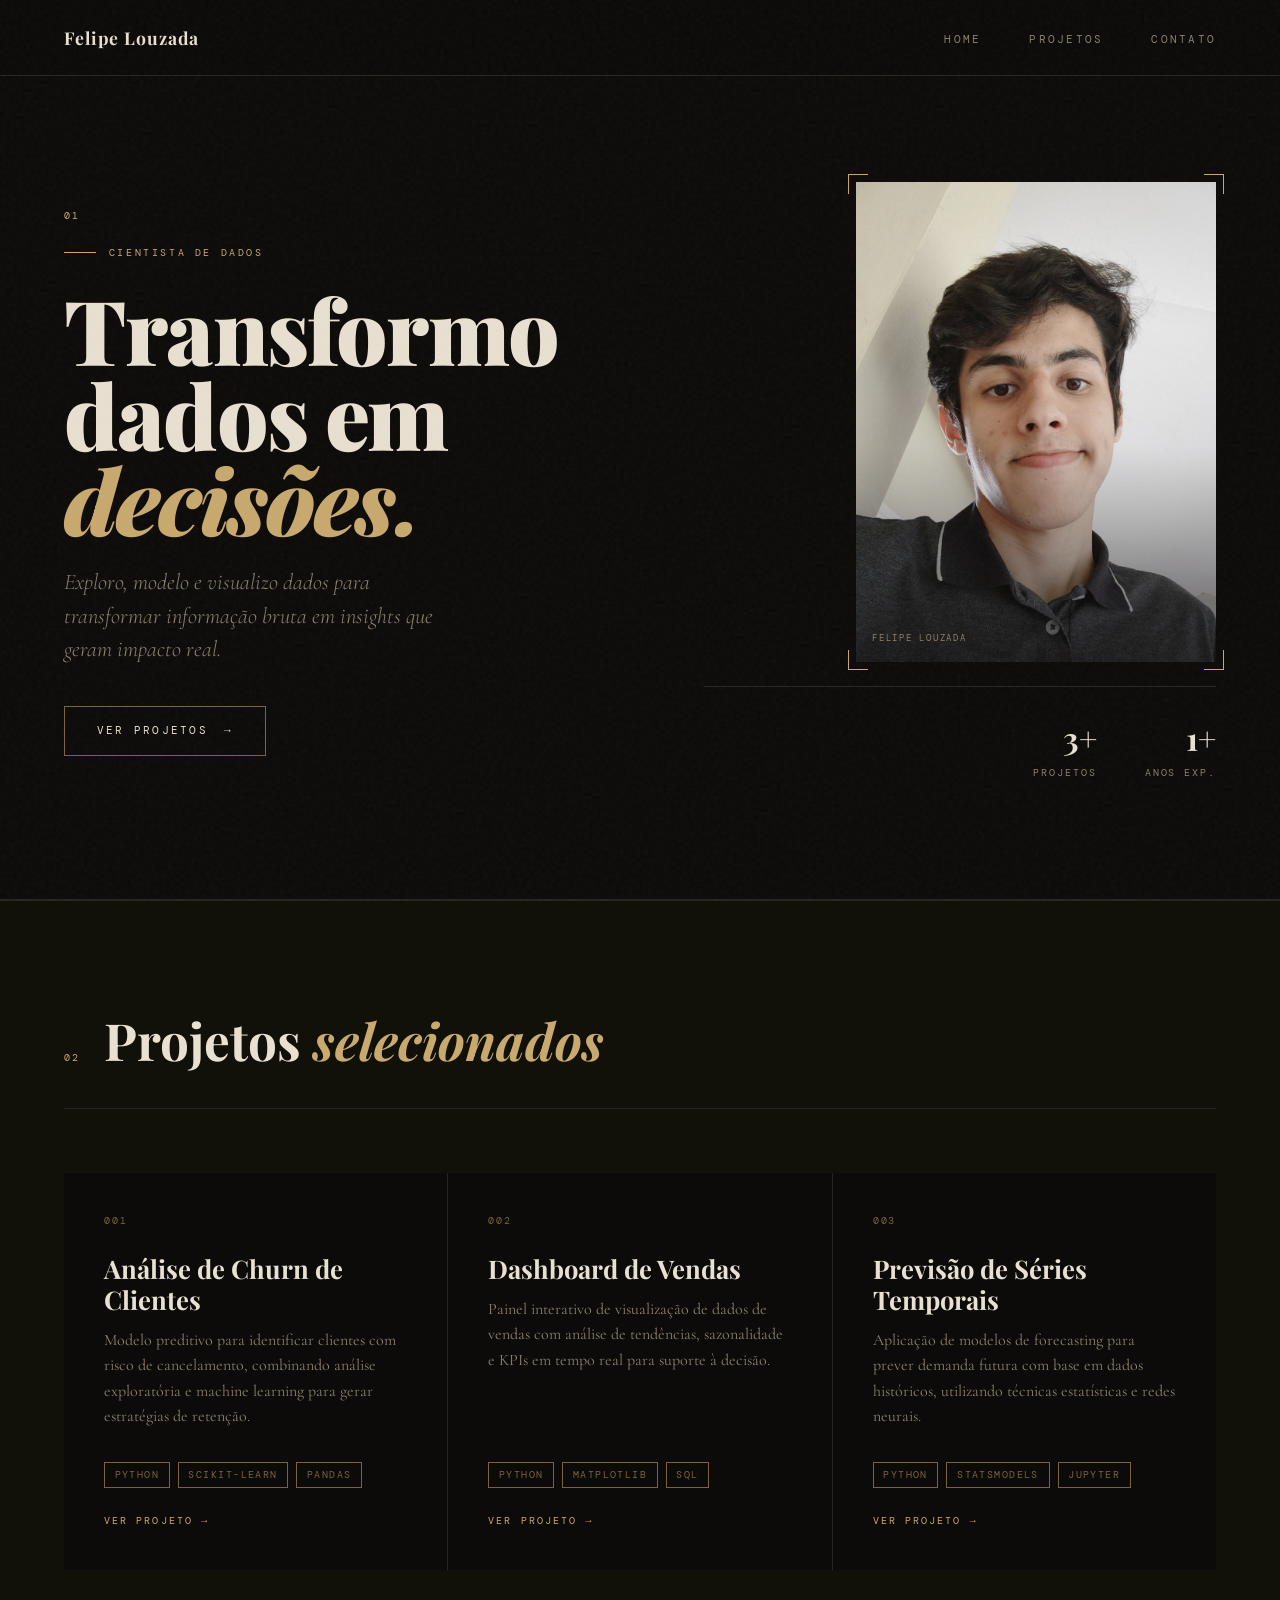
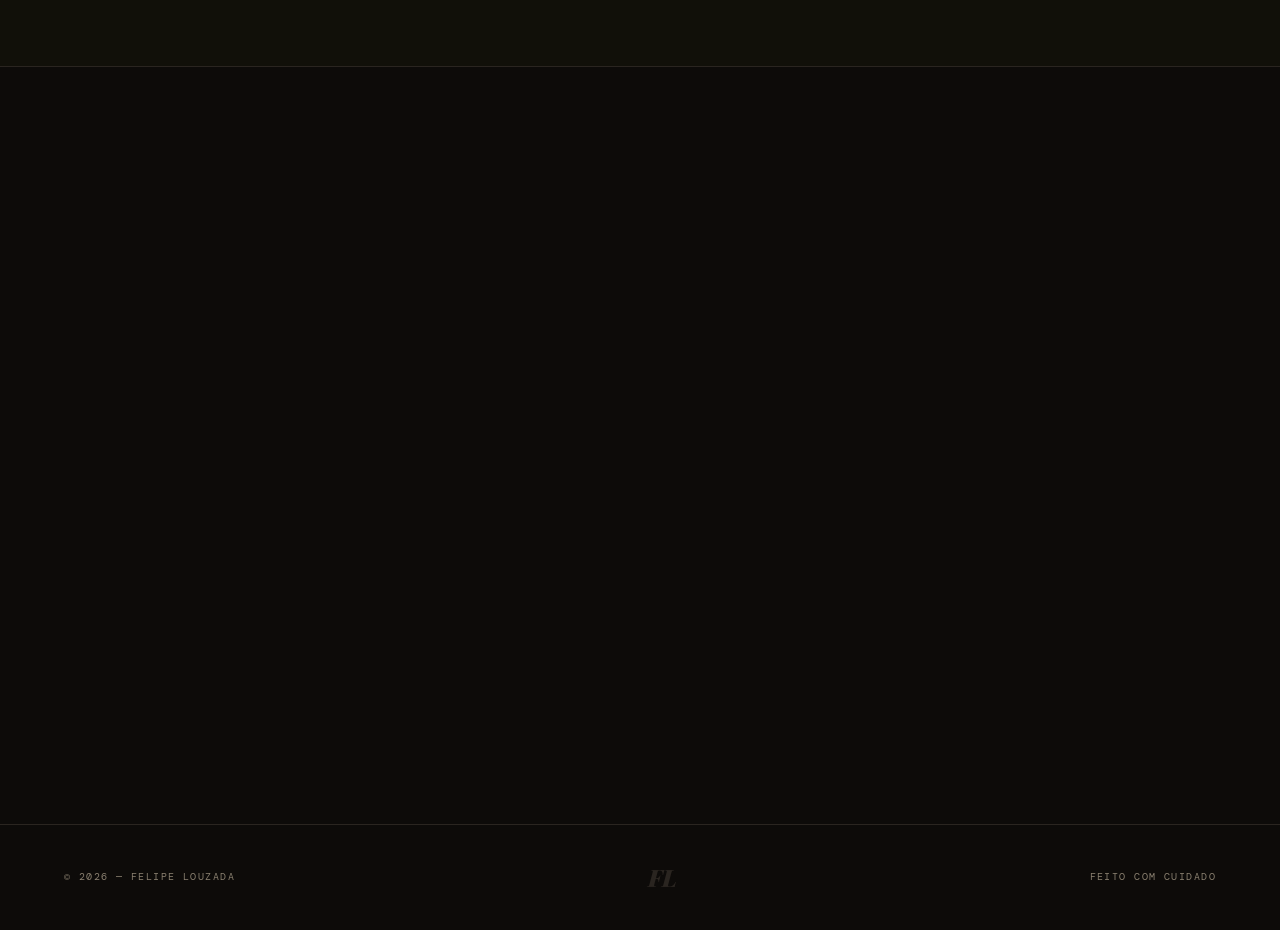
<file: index.html>
<!DOCTYPE html>
<html lang="pt-BR">
<head>
  <meta charset="UTF-8" />
  <meta name="viewport" content="width=device-width, initial-scale=1.0" />
  <title>Felipe Louzada — Cientista de Dados</title>
  <meta name="description" content="Felipe Louzada — Cientista de Dados especializado em análise exploratória, machine learning e visualização de dados." />

  <!--Meu Ícone-->
  <link rel="icon" type="image/svg+xml" href="data:image/svg+xml,<svg xmlns='http://www.w3.org/2000/svg' viewBox='0 0 64 64'><rect width='64' height='64' fill='%230d0b09'/><text x='50%25' y='54%25' dominant-baseline='middle' text-anchor='middle' font-family='Georgia,serif' font-size='28' font-weight='bold' fill='%23c8a96e'>FL</text></svg>" />

  <link rel="preconnect" href="https://fonts.googleapis.com" />
  <link rel="preconnect" href="https://fonts.gstatic.com" crossorigin />
  <link href="https://fonts.googleapis.com/css2?family=Playfair+Display:ital,wght@0,400;0,700;0,900;1,400;1,700&family=Cormorant+Garamond:ital,wght@0,300;0,400;0,600;1,300;1,400&family=DM+Mono:wght@300;400&display=swap" rel="stylesheet" />
  <style>
    :root {
      --bg: #0d0b09; --paper: #111009; --ink: #e8e0d0;
      --ink-muted: #8a8070; --accent: #c8a96e;
      --accent-dim: #7a6340; --rule: #2a2520;
    }
    *, *::before, *::after { box-sizing: border-box; margin: 0; padding: 0; }
    html { scroll-behavior: smooth; }
    body {
      background: var(--bg); color: var(--ink);
      font-family: 'Cormorant Garamond', serif;
      font-size: 18px; line-height: 1.7;
      overflow-x: hidden; cursor: auto;
    }
    body::before {
      content: ''; position: fixed; inset: 0;
      background-image: url("data:image/svg+xml,%3Csvg viewBox='0 0 256 256' xmlns='http://www.w3.org/2000/svg'%3E%3Cfilter id='n'%3E%3CfeTurbulence type='fractalNoise' baseFrequency='0.9' numOctaves='4' stitchTiles='stitch'/%3E%3C/filter%3E%3Crect width='100%25' height='100%25' filter='url(%23n)' opacity='1'/%3E%3C/svg%3E");
      opacity: 0.035; pointer-events: none; z-index: 1000;
    }
    nav {
      position: fixed; top: 0; width: 100%; z-index: 100;
      display: flex; justify-content: space-between; align-items: center;
      padding: 1.4rem 4rem; border-bottom: 1px solid var(--rule);
      background: rgba(13,11,9,0.88); backdrop-filter: blur(8px);
    }
    .nav-logo {
      font-family: 'Playfair Display', serif;
      font-size: 1.1rem; font-weight: 700; letter-spacing: 0.05em;
      color: var(--ink); text-decoration: none;
    }
    .nav-links { display: flex; gap: 3rem; list-style: none; }
    .nav-links a {
      font-family: 'DM Mono', monospace; font-size: 0.7rem;
      letter-spacing: 0.2em; text-transform: uppercase;
      color: var(--ink-muted); text-decoration: none; transition: color 0.3s;
    }
    .nav-links a:hover { color: var(--accent); }
    #home {
      min-height: 100vh;
      display: grid; grid-template-columns: 1fr 1fr;
      align-items: center; padding: 8rem 4rem 4rem;
      border-bottom: 1px solid var(--rule);
      position: relative; overflow: hidden;
    }
    .hero-section-num {
      font-family: 'DM Mono', monospace; font-size: 0.65rem;
      color: var(--accent); letter-spacing: 0.2em;
      margin-bottom: 1.2rem;
    }
    .hero-tag {
      font-family: 'DM Mono', monospace; font-size: 0.65rem;
      letter-spacing: 0.25em; text-transform: uppercase;
      color: var(--accent); margin-bottom: 1.5rem;
      display: flex; align-items: center; gap: 0.8rem;
    }
    .hero-tag::before { content: ''; display: inline-block; width: 2rem; height: 1px; background: var(--accent); }
    .hero-title {
      font-family: 'Playfair Display', serif;
      font-size: clamp(3.5rem, 7vw, 6.5rem);
      font-weight: 900; line-height: 0.95; letter-spacing: -0.02em;
      color: var(--ink); margin-bottom: 0.3rem;
    }
    .hero-title em { font-style: italic; color: var(--accent); }
    .hero-subtitle {
      font-family: 'Cormorant Garamond', serif;
      font-size: 1.4rem; font-style: italic; font-weight: 300;
      color: var(--ink-muted); margin-top: 1.5rem; margin-bottom: 2.5rem;
      max-width: 38ch; line-height: 1.5;
    }
    .hero-cta {
      display: inline-flex; align-items: center; gap: 1rem;
      font-family: 'DM Mono', monospace; font-size: 0.7rem;
      letter-spacing: 0.2em; text-transform: uppercase;
      color: var(--ink); text-decoration: none;
      border: 1px solid var(--accent-dim); padding: 0.9rem 2rem;
      transition: all 0.3s; position: relative; overflow: hidden;
    }
    .hero-cta::before {
      content: ''; position: absolute; inset: 0;
      background: var(--accent); transform: scaleX(0);
      transform-origin: left; transition: transform 0.35s ease;
    }
    .hero-cta:hover::before { transform: scaleX(1); }
    .hero-cta span { position: relative; z-index: 1; }
    .hero-cta:hover { color: var(--bg); border-color: var(--accent); }
    .hero-right {
      display: flex; flex-direction: column;
      align-items: flex-end; gap: 1.5rem; padding-left: 4rem;
    }
    .hero-photo-wrap {
      position: relative; width: 100%; max-width: 360px;
      animation: fadeIn 1.2s ease 0.4s forwards; opacity: 0;
    }
    .hero-photo-wrap::before, .hero-photo-wrap::after {
      content: ''; position: absolute;
      width: 20px; height: 20px;
      border-color: var(--accent); border-style: solid; z-index: 2;
    }
    .hero-photo-wrap::before { top: -8px; left: -8px; border-width: 1px 0 0 1px; }
    .hero-photo-wrap::after  { bottom: -8px; right: -8px; border-width: 0 1px 1px 0; }
    .corner-tr, .corner-bl {
      position: absolute; width: 20px; height: 20px;
      border-color: var(--accent); border-style: solid; z-index: 2;
    }
    .corner-tr { top: -8px; right: -8px; border-width: 1px 1px 0 0; }
    .corner-bl { bottom: -8px; left: -8px; border-width: 0 0 1px 1px; }
    .hero-photo {
      width: 100%; aspect-ratio: 3/4;
      object-fit: cover; object-position: center top; display: block;
      filter: none; transition: filter 0.6s ease;
    }
    .hero-photo-overlay {
      position: absolute; inset: 0;
      background: linear-gradient(to top, rgba(13,11,9,0.65) 0%, rgba(13,11,9,0.1) 45%, transparent 70%);
      pointer-events: none;
    }
    .hero-photo-caption {
      position: absolute; bottom: 1rem; left: 1rem;
      font-family: 'DM Mono', monospace; font-size: 0.55rem;
      letter-spacing: 0.2em; text-transform: uppercase;
      color: var(--ink-muted); z-index: 1;
    }
    .hero-rule {
      width: 100%; height: 1px; background: var(--rule);
      animation: expandWidth 1s ease 0.6s forwards;
      transform: scaleX(0); transform-origin: right;
    }
    .hero-stats { display: flex; gap: 3rem; align-self: flex-end; }
    .stat { text-align: right; }
    .stat-num { font-family: 'Playfair Display', serif; font-size: 2rem; font-weight: 700; color: var(--ink); }
    .stat-label { font-family: 'DM Mono', monospace; font-size: 0.6rem; letter-spacing: 0.2em; text-transform: uppercase; color: var(--ink-muted); }
    section { padding: 6rem 4rem; }
    .section-header {
      display: flex; align-items: baseline; gap: 1.5rem;
      margin-bottom: 4rem;
      border-bottom: 1px solid var(--rule); padding-bottom: 1.5rem;
    }
    .section-num { font-family: 'DM Mono', monospace; font-size: 0.65rem; color: var(--accent); letter-spacing: 0.2em; }
    .section-title { font-family: 'Playfair Display', serif; font-size: clamp(2rem, 4vw, 3.2rem); font-weight: 700; color: var(--ink); flex: 1; }
    .section-title em { font-style: italic; color: var(--accent); }
    #projetos { background: var(--paper); border-top: 1px solid var(--rule); border-bottom: 1px solid var(--rule); }
    .projects-grid { display: grid; grid-template-columns: repeat(auto-fit, minmax(300px, 1fr)); gap: 1px; background: var(--rule); }
    .project-card {
      background: var(--bg); padding: 2.5rem;
      position: relative; overflow: hidden;
      transition: background 0.35s;
      display: flex; flex-direction: column; min-height: 280px;
    }
    .project-card::after {
      content: ''; position: absolute; bottom: 0; left: 0;
      width: 100%; height: 2px; background: var(--accent);
      transform: scaleX(0); transform-origin: left; transition: transform 0.4s ease;
    }
    .project-card:hover { background: #13110e; }
    .project-card:hover::after { transform: scaleX(1); }
    .project-num { font-family: 'DM Mono', monospace; font-size: 0.6rem; color: var(--accent-dim); letter-spacing: 0.2em; margin-bottom: 1.5rem; }
    .project-title { font-family: 'Playfair Display', serif; font-size: 1.6rem; font-weight: 700; color: var(--ink); margin-bottom: 0.8rem; line-height: 1.2; }
    .project-desc { font-size: 1rem; color: var(--ink-muted); line-height: 1.6; flex: 1; margin-bottom: 2rem; }
    .project-tags { display: flex; flex-wrap: wrap; gap: 0.5rem; margin-bottom: 1.5rem; }
    .tag { font-family: 'DM Mono', monospace; font-size: 0.6rem; letter-spacing: 0.15em; text-transform: uppercase; color: var(--accent-dim); border: 1px solid var(--accent-dim); padding: 0.25rem 0.6rem; }
    .project-link { font-family: 'DM Mono', monospace; font-size: 0.65rem; letter-spacing: 0.2em; text-transform: uppercase; color: var(--accent); text-decoration: none; display: inline-flex; align-items: center; gap: 0.5rem; align-self: flex-start; transition: gap 0.3s; }
    .project-link:hover { gap: 1rem; }
    .contact-inner { display: grid; grid-template-columns: 1fr 1fr; gap: 6rem; align-items: start; }
    .contact-text h3 { font-family: 'Playfair Display', serif; font-size: 2rem; font-weight: 700; font-style: italic; color: var(--ink); margin-bottom: 1rem; line-height: 1.2; }
    .contact-text p { font-size: 1rem; color: var(--ink-muted); max-width: 38ch; margin-bottom: 2.5rem; }
    .contact-links { display: flex; flex-direction: column; gap: 1rem; }
    .contact-link { display: flex; align-items: center; gap: 1rem; font-size: 1.1rem; color: var(--ink); text-decoration: none; border-bottom: 1px solid var(--rule); padding-bottom: 1rem; transition: color 0.3s, border-color 0.3s; }
    .contact-link:hover { color: var(--accent); border-color: var(--accent-dim); }
    .link-label { font-family: 'DM Mono', monospace; font-size: 0.6rem; letter-spacing: 0.2em; text-transform: uppercase; color: var(--ink-muted); min-width: 5rem; }
    .contact-form { display: flex; flex-direction: column; gap: 1.5rem; }
    .form-group label { font-family: 'DM Mono', monospace; font-size: 0.6rem; letter-spacing: 0.2em; text-transform: uppercase; color: var(--ink-muted); display: block; margin-bottom: 0.5rem; }
    .form-group input, .form-group textarea {
      width: 100%; background: transparent; border: none;
      border-bottom: 1px solid var(--rule); padding: 0.7rem 0;
      font-family: 'Cormorant Garamond', serif; font-size: 1.1rem;
      color: var(--ink); outline: none; transition: border-color 0.3s; resize: none;
    }
    .form-group input:focus, .form-group textarea:focus { border-color: var(--accent); }
    .form-group textarea { height: 100px; }
    .form-submit {
      align-self: flex-start;
      font-family: 'DM Mono', monospace; font-size: 0.7rem;
      letter-spacing: 0.2em; text-transform: uppercase;
      color: var(--bg); background: var(--accent);
      border: none; padding: 1rem 2.5rem;
      cursor: pointer; transition: background 0.3s, transform 0.2s;
    }
    .form-submit:hover { background: var(--ink); transform: translateY(-2px); }
    footer {
      border-top: 1px solid var(--rule); padding: 2rem 4rem;
      display: flex; justify-content: space-between; align-items: center;
    }
    .footer-copy { font-family: 'DM Mono', monospace; font-size: 0.6rem; letter-spacing: 0.15em; color: var(--ink-muted); text-transform: uppercase; }
    .footer-logo { font-family: 'Playfair Display', serif; font-size: 1.5rem; font-weight: 900; font-style: italic; color: var(--rule); user-select: none; }
    @keyframes fadeIn { to { opacity: 1; } }
    @keyframes expandWidth { to { transform: scaleX(1); } }
    .reveal { opacity: 0; transform: translateY(30px); transition: opacity 0.8s ease, transform 0.8s ease; }
    .reveal.visible { opacity: 1; transform: translateY(0); }
    ::-webkit-scrollbar { width: 4px; }
    ::-webkit-scrollbar-track { background: var(--bg); }
    ::-webkit-scrollbar-thumb { background: var(--accent-dim); }
    @media (max-width: 768px) {
      nav { padding: 1.2rem 1.5rem; }
      .nav-links { gap: 1.5rem; }
      #home { grid-template-columns: 1fr; padding: 7rem 1.5rem 3rem; }
      .hero-right { display: none; }
      section { padding: 4rem 1.5rem; }
      .contact-inner { grid-template-columns: 1fr; gap: 3rem; }
      footer { flex-direction: column; gap: 1rem; text-align: center; }
    }
  </style>
</head>
<body>
<nav>
  <a href="#home" class="nav-logo">Felipe Louzada</a>
  <ul class="nav-links">
    <li><a href="#home">Home</a></li>
    <li><a href="#projetos">Projetos</a></li>
    <li><a href="#contato">Contato</a></li>
  </ul>
</nav>

<section id="home">
  <div class="hero-left">
    <div class="hero-section-num">01</div>
    <div class="hero-tag">Cientista de Dados</div>
    <h1 class="hero-title">Transformo<br>dados em<br><em>decisões.</em></h1>
    <p class="hero-subtitle">Exploro, modelo e visualizo dados para transformar informação bruta em insights que geram impacto real.</p>
    <a href="#projetos" class="hero-cta"><span>Ver projetos</span><span>→</span></a>
  </div>
  <div class="hero-right">
    <div class="hero-photo-wrap">
      <span class="corner-tr"></span>
      <span class="corner-bl"></span>
      <img class="hero-photo" src="IMG20231105120150.jpg" alt="Felipe Louzada" />
      <div class="hero-photo-overlay"></div>
      <span class="hero-photo-caption">Felipe Louzada</span>
    </div>
    <div class="hero-rule"></div>
    <div class="hero-stats">
      <div class="stat"><div class="stat-num">3+</div><div class="stat-label">Projetos</div></div>
      <div class="stat"><div class="stat-num">1+</div><div class="stat-label">Anos exp.</div></div>
    </div>
  </div>
</section>

<section id="projetos">
  <div class="section-header reveal">
    <span class="section-num">02</span>
    <h2 class="section-title">Projetos <em>selecionados</em></h2>
  </div>
  <div class="projects-grid">
    <div class="project-card reveal">
      <div class="project-num">001</div>
      <h3 class="project-title">Análise de Churn de Clientes</h3>
      <p class="project-desc">Modelo preditivo para identificar clientes com risco de cancelamento, combinando análise exploratória e machine learning para gerar estratégias de retenção.</p>
      <div class="project-tags"><span class="tag">Python</span><span class="tag">Scikit-learn</span><span class="tag">Pandas</span></div>
      <a href="/projeto1" class="project-link">Ver projeto →</a>
    </div>
    <div class="project-card reveal">
      <div class="project-num">002</div>
      <h3 class="project-title">Dashboard de Vendas</h3>
      <p class="project-desc">Painel interativo de visualização de dados de vendas com análise de tendências, sazonalidade e KPIs em tempo real para suporte à decisão.</p>
      <div class="project-tags"><span class="tag">Python</span><span class="tag">Matplotlib</span><span class="tag">SQL</span></div>
      <a href="/projeto2" class="project-link">Ver projeto →</a>
    </div>
    <div class="project-card reveal">
      <div class="project-num">003</div>
      <h3 class="project-title">Previsão de Séries Temporais</h3>
      <p class="project-desc">Aplicação de modelos de forecasting para prever demanda futura com base em dados históricos, utilizando técnicas estatísticas e redes neurais.</p>
      <div class="project-tags"><span class="tag">Python</span><span class="tag">Statsmodels</span><span class="tag">Jupyter</span></div>
      <a href="/projeto3" class="project-link">Ver projeto →</a>
    </div>
  </div>
</section>

<section id="contato">
  <div class="section-header reveal">
    <span class="section-num">03</span>
    <h2 class="section-title">Vamos <em>conversar</em></h2>
  </div>
  <div class="contact-inner">
    <div class="contact-text reveal">
      <h3>"Bons insights começam com as perguntas certas."</h3>
      <p>Estou aberto a novas oportunidades, freelas e colaborações. Se tiver uma ideia, me chama.</p>
      <div class="contact-links">
        <a href="mailto:contato@felipelouzada.com" class="contact-link"><span class="link-label">Email</span>contato@felipelouzada.com</a>
        <a href="https://github.com/felipe-louzada" class="contact-link" target="_blank"><span class="link-label">GitHub</span>github.com/felipe-louzada</a>
        <a href="https://www.linkedin.com/in/felipellouzada/" class="contact-link" target="_blank"><span class="link-label">LinkedIn</span>linkedin.com/in/felipellouzada</a>
      </div>
    </div>

    <form
      class="contact-form reveal"
      action="https://formspree.io/f/mrejenov"
      method="POST"
    >
      <input type="hidden" name="_subject" value="Nova mensagem do portfólio — Felipe Louzada" />
      <input type="hidden" name="_next" value="obrigado.html" />
      <div class="form-group"><label>Nome</label><input type="text" name="name" placeholder="Seu nome" required /></div>
      <div class="form-group"><label>Email</label><input type="email" name="email" placeholder="seu@email.com" required /></div>
      <div class="form-group"><label>Mensagem</label><textarea name="message" placeholder="Conversar..." required></textarea></div>
      <button type="submit" class="form-submit">Enviar mensagem</button>
    </form>
  </div>
</section>

<footer>
  <span class="footer-copy">© 2026 — Felipe Louzada</span>
  <span class="footer-logo">FL</span>
  <span class="footer-copy">Feito com cuidado</span>
</footer>

<script>
  const observer = new IntersectionObserver(entries => {
    entries.forEach((entry, i) => {
      if (entry.isIntersecting) setTimeout(() => entry.target.classList.add('visible'), i * 120);
    });
  }, { threshold: 0.1 });
  document.querySelectorAll('.reveal').forEach(el => observer.observe(el));
</script>
</body>
</html>
</file>
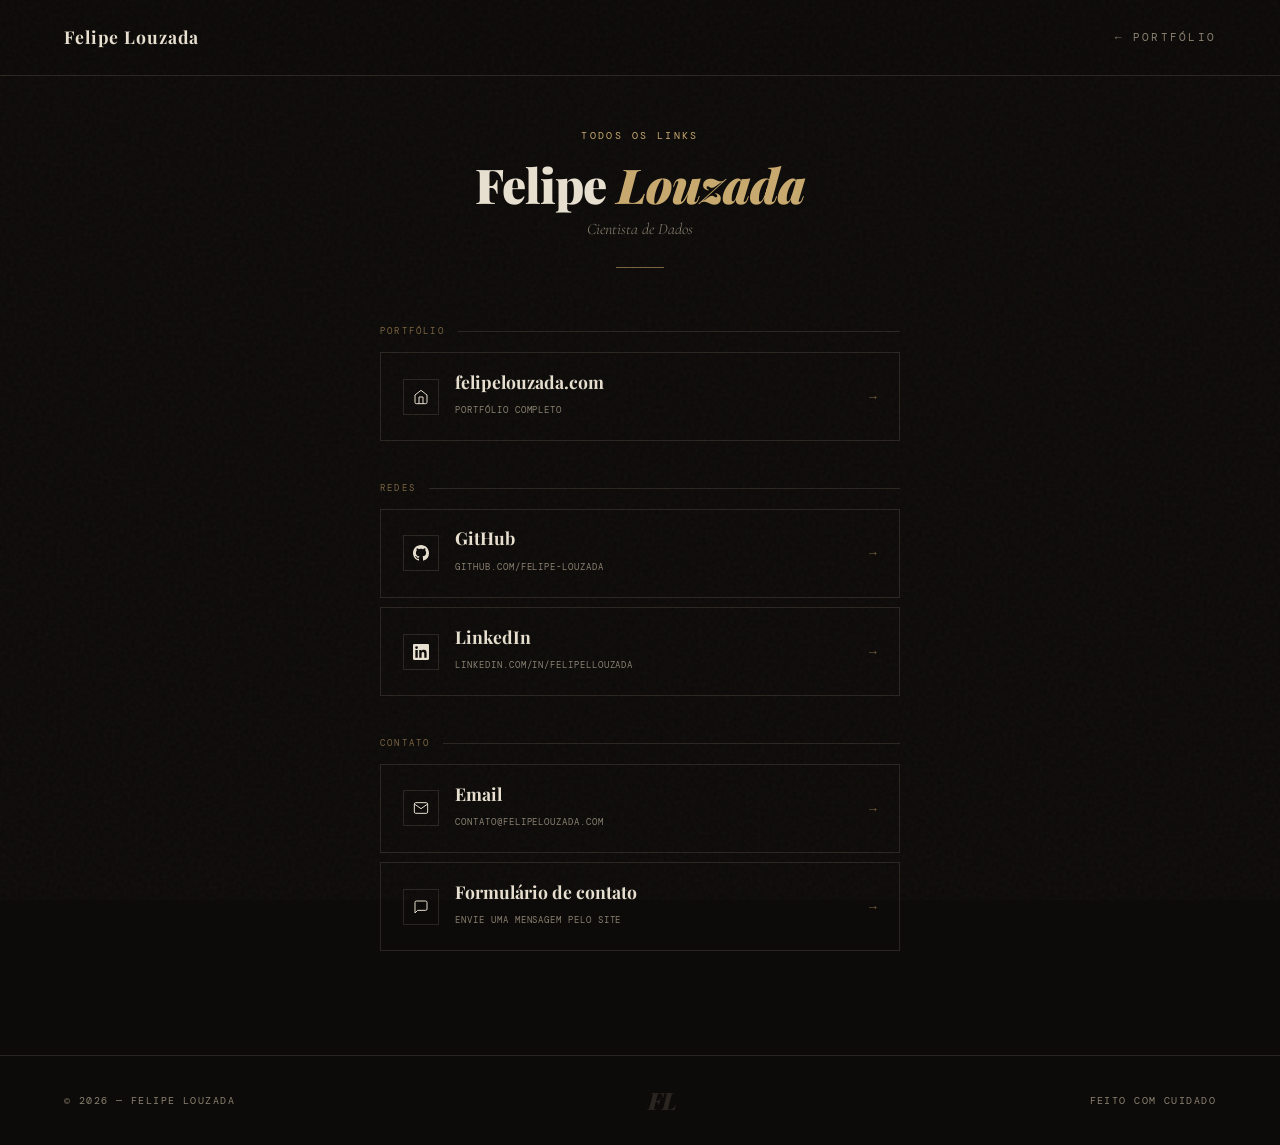
<file: links/index.html>
<!DOCTYPE html>
<html lang="pt-BR">
<head>
  <meta charset="UTF-8" />
  <meta name="viewport" content="width=device-width, initial-scale=1.0" />
  <title>Links — Felipe Louzada</title>
  <meta name="description" content="Todos os links de Felipe Louzada — Cientista de Dados. GitHub, LinkedIn, email e mais." />

  <link rel="icon" type="image/svg+xml" href="data:image/svg+xml,<svg xmlns='http://www.w3.org/2000/svg' viewBox='0 0 64 64'><rect width='64' height='64' fill='%230d0b09'/><text x='50%25' y='54%25' dominant-baseline='middle' text-anchor='middle' font-family='Georgia,serif' font-size='28' font-weight='bold' fill='%23c8a96e'>FL</text></svg>" />

  <link rel="preconnect" href="https://fonts.googleapis.com" />
  <link rel="preconnect" href="https://fonts.gstatic.com" crossorigin />
  <link href="https://fonts.googleapis.com/css2?family=Playfair+Display:ital,wght@0,400;0,700;0,900;1,400;1,700&family=Cormorant+Garamond:ital,wght@0,300;0,400;0,600;1,300;1,400&family=DM+Mono:wght@300;400&display=swap" rel="stylesheet" />
  <style>
    :root {
      --bg: #0d0b09; --paper: #111009; --ink: #e8e0d0;
      --ink-muted: #8a8070; --accent: #c8a96e;
      --accent-dim: #7a6340; --rule: #2a2520;
    }
    *, *::before, *::after { box-sizing: border-box; margin: 0; padding: 0; }
    html { scroll-behavior: smooth; }
    body {
      background: var(--bg); color: var(--ink);
      font-family: 'Cormorant Garamond', serif;
      font-size: 18px; line-height: 1.7;
      overflow-x: hidden; cursor: auto;
      min-height: 100vh; display: flex; flex-direction: column;
    }
    body::before {
      content: ''; position: fixed; inset: 0;
      background-image: url("data:image/svg+xml,%3Csvg viewBox='0 0 256 256' xmlns='http://www.w3.org/2000/svg'%3E%3Cfilter id='n'%3E%3CfeTurbulence type='fractalNoise' baseFrequency='0.9' numOctaves='4' stitchTiles='stitch'/%3E%3C/filter%3E%3Crect width='100%25' height='100%25' filter='url(%23n)' opacity='1'/%3E%3C/svg%3E");
      opacity: 0.035; pointer-events: none; z-index: 1000;
    }
    nav {
      position: fixed; top: 0; width: 100%; z-index: 100;
      display: flex; justify-content: space-between; align-items: center;
      padding: 1.4rem 4rem; border-bottom: 1px solid var(--rule);
      background: rgba(13,11,9,0.88); backdrop-filter: blur(8px);
    }
    .nav-logo {
      font-family: 'Playfair Display', serif;
      font-size: 1.1rem; font-weight: 700; letter-spacing: 0.05em;
      color: var(--ink); text-decoration: none;
    }
    .nav-back {
      font-family: 'DM Mono', monospace; font-size: 0.7rem;
      letter-spacing: 0.2em; text-transform: uppercase;
      color: var(--ink-muted); text-decoration: none; transition: color 0.3s;
    }
    .nav-back:hover { color: var(--accent); }

    main {
      flex: 1;
      display: flex; align-items: center; justify-content: center;
      padding: 8rem 2rem 4rem;
    }
    .links-wrap {
      width: 100%; max-width: 520px;
    }

    /* Header */
    .links-header { text-align: center; margin-bottom: 3.5rem; }
    .links-tag {
      font-family: 'DM Mono', monospace; font-size: 0.6rem;
      letter-spacing: 0.25em; text-transform: uppercase;
      color: var(--accent); margin-bottom: 1rem; display: block;
    }
    .links-title {
      font-family: 'Playfair Display', serif;
      font-size: clamp(2rem, 5vw, 3rem);
      font-weight: 900; line-height: 1; letter-spacing: -0.02em;
      color: var(--ink); margin-bottom: 0.5rem;
    }
    .links-title em { font-style: italic; color: var(--accent); }
    .links-subtitle {
      font-family: 'Cormorant Garamond', serif;
      font-size: 1rem; font-style: italic; font-weight: 300;
      color: var(--ink-muted);
    }
    .links-rule {
      width: 3rem; height: 1px; background: var(--accent-dim);
      margin: 1.5rem auto 0;
    }

    /* Grupos */
    .links-group { margin-bottom: 2.5rem; }
    .group-label {
      font-family: 'DM Mono', monospace; font-size: 0.55rem;
      letter-spacing: 0.25em; text-transform: uppercase;
      color: var(--accent-dim); margin-bottom: 0.8rem;
      display: flex; align-items: center; gap: 0.8rem;
    }
    .group-label::after { content: ''; flex: 1; height: 1px; background: var(--rule); }

    /* Links */
    .link-item {
      display: flex; align-items: center; justify-content: space-between;
      padding: 1.1rem 1.4rem;
      border: 1px solid var(--rule);
      text-decoration: none; color: var(--ink);
      margin-bottom: 0.6rem;
      transition: border-color 0.3s, background 0.3s;
      position: relative; overflow: hidden;
      animation: fadeIn 0.6s ease forwards; opacity: 0;
    }
    .link-item::before {
      content: ''; position: absolute; inset: 0;
      background: var(--accent); transform: scaleX(0);
      transform-origin: left; transition: transform 0.35s ease;
      z-index: 0;
    }
    .link-item:hover::before { transform: scaleX(1); }
    .link-item:hover { border-color: var(--accent); color: var(--bg); }
    .link-item:nth-child(1) { animation-delay: 0.1s; }
    .link-item:nth-child(2) { animation-delay: 0.2s; }
    .link-item:nth-child(3) { animation-delay: 0.3s; }
    .link-item:nth-child(4) { animation-delay: 0.4s; }
    .link-item:nth-child(5) { animation-delay: 0.5s; }

    .link-left {
      display: flex; align-items: center; gap: 1rem;
      position: relative; z-index: 1;
    }
    .link-icon {
      width: 36px; height: 36px; flex-shrink: 0;
      display: flex; align-items: center; justify-content: center;
      border: 1px solid var(--rule); transition: border-color 0.3s;
    }
    .link-item:hover .link-icon { border-color: rgba(13,11,9,0.3); }
    .link-icon svg { width: 16px; height: 16px; }
    .link-text {}
    .link-name {
      font-family: 'Playfair Display', serif;
      font-size: 1.1rem; font-weight: 700; display: block; line-height: 1.2;
    }
    .link-desc {
      font-family: 'DM Mono', monospace; font-size: 0.58rem;
      letter-spacing: 0.1em; text-transform: uppercase;
      color: var(--ink-muted); transition: color 0.3s;
    }
    .link-item:hover .link-desc { color: rgba(13,11,9,0.6); }
    .link-arrow {
      font-family: 'DM Mono', monospace; font-size: 0.8rem;
      color: var(--accent-dim); transition: color 0.3s, transform 0.3s;
      position: relative; z-index: 1;
    }
    .link-item:hover .link-arrow { color: var(--bg); transform: translateX(4px); }

    footer {
      border-top: 1px solid var(--rule); padding: 1.5rem 4rem;
      display: flex; justify-content: space-between; align-items: center;
    }
    .footer-copy { font-family: 'DM Mono', monospace; font-size: 0.6rem; letter-spacing: 0.15em; color: var(--ink-muted); text-transform: uppercase; }
    .footer-logo { font-family: 'Playfair Display', serif; font-size: 1.5rem; font-weight: 900; font-style: italic; color: var(--rule); user-select: none; }

    @keyframes fadeIn { from { opacity: 0; transform: translateY(12px); } to { opacity: 1; transform: translateY(0); } }
    ::-webkit-scrollbar { width: 4px; }
    ::-webkit-scrollbar-track { background: var(--bg); }
    ::-webkit-scrollbar-thumb { background: var(--accent-dim); }

    @media (max-width: 600px) {
      nav { padding: 1.2rem 1.5rem; }
      main { padding: 7rem 1.2rem 3rem; }
      footer { flex-direction: column; gap: 1rem; text-align: center; padding: 1.5rem; }
    }
  </style>
</head>
<body>

<nav>
  <a href="/" class="nav-logo">Felipe Louzada</a>
  <a href="/" class="nav-back">← Portfólio</a>
</nav>

<main>
  <div class="links-wrap">

    <div class="links-header">
      <span class="links-tag">Todos os links</span>
      <h1 class="links-title">Felipe <em>Louzada</em></h1>
      <p class="links-subtitle">Cientista de Dados</p>
      <div class="links-rule"></div>
    </div>

    <!-- Portfólio -->
    <div class="links-group">
      <div class="group-label">Portfólio</div>

      <a href="/" class="link-item">
        <div class="link-left">
          <div class="link-icon">
            <svg viewBox="0 0 24 24" fill="none" stroke="currentColor" stroke-width="1.5">
              <path d="M3 9l9-7 9 7v11a2 2 0 01-2 2H5a2 2 0 01-2-2z"/><polyline points="9 22 9 12 15 12 15 22"/>
            </svg>
          </div>
          <div class="link-text">
            <span class="link-name">felipelouzada.com</span>
            <span class="link-desc">Portfólio completo</span>
          </div>
        </div>
        <span class="link-arrow">→</span>
      </a>
    </div>

    <!-- Redes -->
    <div class="links-group">
      <div class="group-label">Redes</div>

      <a href="https://github.com/felipe-louzada" target="_blank" class="link-item">
        <div class="link-left">
          <div class="link-icon">
            <svg viewBox="0 0 24 24" fill="currentColor">
              <path d="M12 0C5.37 0 0 5.37 0 12c0 5.31 3.435 9.795 8.205 11.385.6.105.825-.255.825-.57 0-.285-.015-1.23-.015-2.235-3.015.555-3.795-.735-4.035-1.41-.135-.345-.72-1.41-1.23-1.695-.42-.225-1.02-.78-.015-.795.945-.015 1.62.87 1.845 1.23 1.08 1.815 2.805 1.305 3.495.99.105-.78.42-1.305.765-1.605-2.67-.3-5.46-1.335-5.46-5.925 0-1.305.465-2.385 1.23-3.225-.12-.3-.54-1.53.12-3.18 0 0 1.005-.315 3.3 1.23.96-.27 1.98-.405 3-.405s2.04.135 3 .405c2.295-1.56 3.3-1.23 3.3-1.23.66 1.65.24 2.88.12 3.18.765.84 1.23 1.905 1.23 3.225 0 4.605-2.805 5.625-5.475 5.925.435.375.81 1.095.81 2.22 0 1.605-.015 2.895-.015 3.3 0 .315.225.69.825.57A12.02 12.02 0 0024 12c0-6.63-5.37-12-12-12z"/>
            </svg>
          </div>
          <div class="link-text">
            <span class="link-name">GitHub</span>
            <span class="link-desc">github.com/felipe-louzada</span>
          </div>
        </div>
        <span class="link-arrow">→</span>
      </a>

      <a href="https://www.linkedin.com/in/felipellouzada/" target="_blank" class="link-item">
        <div class="link-left">
          <div class="link-icon">
            <svg viewBox="0 0 24 24" fill="currentColor">
              <path d="M20.447 20.452h-3.554v-5.569c0-1.328-.027-3.037-1.852-3.037-1.853 0-2.136 1.445-2.136 2.939v5.667H9.351V9h3.414v1.561h.046c.477-.9 1.637-1.85 3.37-1.85 3.601 0 4.267 2.37 4.267 5.455v6.286zM5.337 7.433a2.062 2.062 0 01-2.063-2.065 2.064 2.064 0 112.063 2.065zm1.782 13.019H3.555V9h3.564v11.452zM22.225 0H1.771C.792 0 0 .774 0 1.729v20.542C0 23.227.792 24 1.771 24h20.451C23.2 24 24 23.227 24 22.271V1.729C24 .774 23.2 0 22.222 0h.003z"/>
            </svg>
          </div>
          <div class="link-text">
            <span class="link-name">LinkedIn</span>
            <span class="link-desc">linkedin.com/in/felipellouzada</span>
          </div>
        </div>
        <span class="link-arrow">→</span>
      </a>
    </div>

    <!-- Contato -->
    <div class="links-group">
      <div class="group-label">Contato</div>

      <a href="mailto:contato@felipelouzada.com" class="link-item">
        <div class="link-left">
          <div class="link-icon">
            <svg viewBox="0 0 24 24" fill="none" stroke="currentColor" stroke-width="1.5">
              <path d="M4 4h16c1.1 0 2 .9 2 2v12c0 1.1-.9 2-2 2H4c-1.1 0-2-.9-2-2V6c0-1.1.9-2 2-2z"/><polyline points="22,6 12,13 2,6"/>
            </svg>
          </div>
          <div class="link-text">
            <span class="link-name">Email</span>
            <span class="link-desc">contato@felipelouzada.com</span>
          </div>
        </div>
        <span class="link-arrow">→</span>
      </a>

      <a href="/#contato" class="link-item">
        <div class="link-left">
          <div class="link-icon">
            <svg viewBox="0 0 24 24" fill="none" stroke="currentColor" stroke-width="1.5">
              <path d="M21 15a2 2 0 01-2 2H7l-4 4V5a2 2 0 012-2h14a2 2 0 012 2z"/>
            </svg>
          </div>
          <div class="link-text">
            <span class="link-name">Formulário de contato</span>
            <span class="link-desc">Envie uma mensagem pelo site</span>
          </div>
        </div>
        <span class="link-arrow">→</span>
      </a>
    </div>

  </div>
</main>

<footer>
  <span class="footer-copy">© 2026 — Felipe Louzada</span>
  <span class="footer-logo">FL</span>
  <span class="footer-copy">Feito com cuidado</span>
</footer>

</body>
</html>
</file>
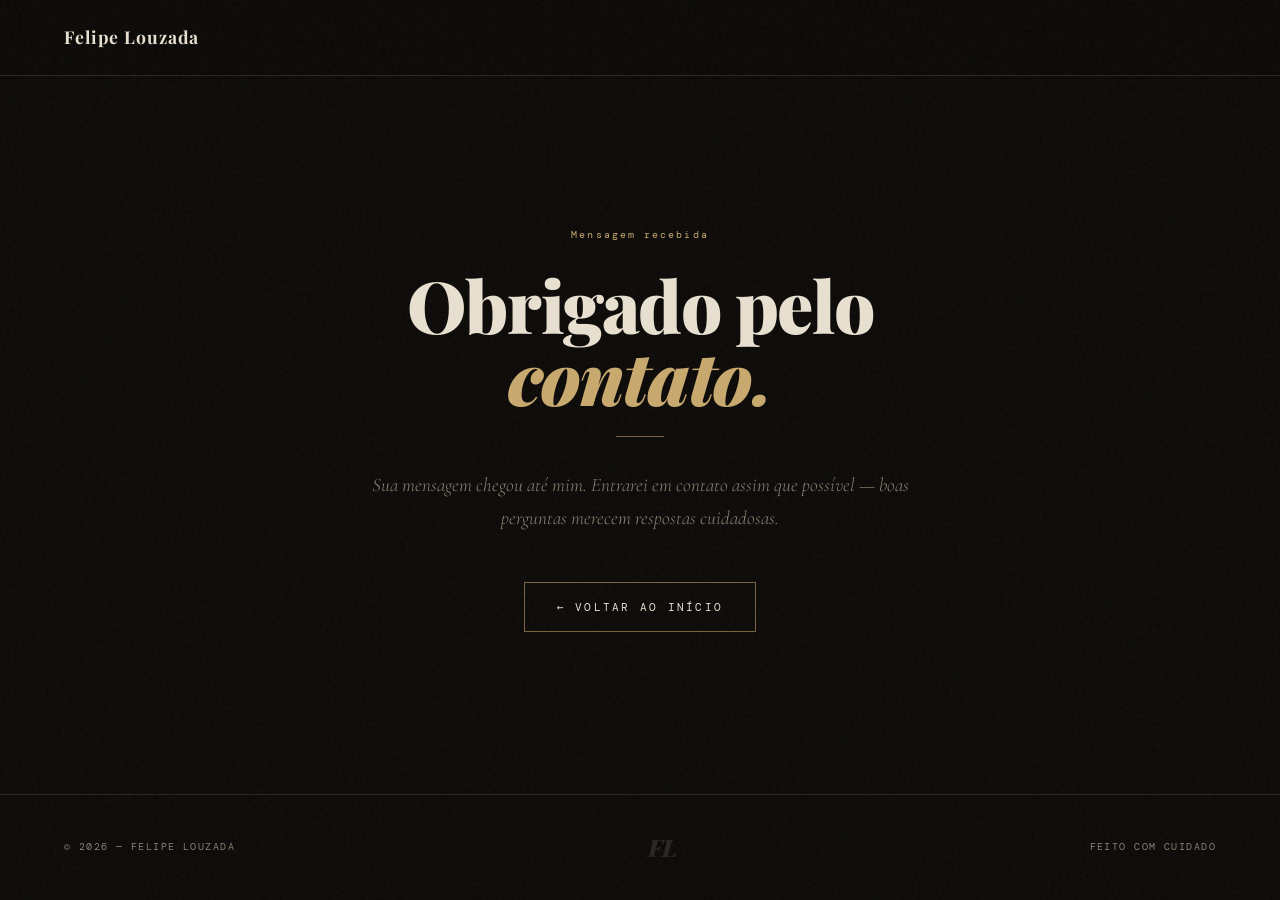
<file: obrigado/index.html>
<!DOCTYPE html>
<html lang="pt-BR">
<head>
  <meta charset="UTF-8" />
  <meta name="viewport" content="width=device-width, initial-scale=1.0" />
  <title>Mensagem recebida — Felipe Louzada</title>
  <meta name="robots" content="noindex" />

  <link rel="icon" type="image/svg+xml" href="data:image/svg+xml,<svg xmlns='http://www.w3.org/2000/svg' viewBox='0 0 64 64'><rect width='64' height='64' fill='%230d0b09'/><text x='50%25' y='54%25' dominant-baseline='middle' text-anchor='middle' font-family='Georgia,serif' font-size='28' font-weight='bold' fill='%23c8a96e'>FL</text></svg>" />

  <link rel="preconnect" href="https://fonts.googleapis.com" />
  <link rel="preconnect" href="https://fonts.gstatic.com" crossorigin />
  <link href="https://fonts.googleapis.com/css2?family=Playfair+Display:ital,wght@0,400;0,700;0,900;1,400;1,700&family=Cormorant+Garamond:ital,wght@0,300;0,400;0,600;1,300;1,400&family=DM+Mono:wght@300;400&display=swap" rel="stylesheet" />
  <style>
    :root {
      --bg: #0d0b09; --paper: #111009; --ink: #e8e0d0;
      --ink-muted: #8a8070; --accent: #c8a96e;
      --accent-dim: #7a6340; --rule: #2a2520;
    }
    *, *::before, *::after { box-sizing: border-box; margin: 0; padding: 0; }
    body {
      background: var(--bg); color: var(--ink);
      font-family: 'Cormorant Garamond', serif;
      font-size: 18px; line-height: 1.7;
      overflow-x: hidden; cursor: auto;
      min-height: 100vh;
      display: flex; flex-direction: column;
    }
    body::before {
      content: ''; position: fixed; inset: 0;
      background-image: url("data:image/svg+xml,%3Csvg viewBox='0 0 256 256' xmlns='http://www.w3.org/2000/svg'%3E%3Cfilter id='n'%3E%3CfeTurbulence type='fractalNoise' baseFrequency='0.9' numOctaves='4' stitchTiles='stitch'/%3E%3C/filter%3E%3Crect width='100%25' height='100%25' filter='url(%23n)' opacity='1'/%3E%3C/svg%3E");
      opacity: 0.035; pointer-events: none; z-index: 1000;
    }
    nav {
      position: fixed; top: 0; width: 100%; z-index: 100;
      display: flex; justify-content: space-between; align-items: center;
      padding: 1.4rem 4rem; border-bottom: 1px solid var(--rule);
      background: rgba(13,11,9,0.88); backdrop-filter: blur(8px);
    }
    .nav-logo {
      font-family: 'Playfair Display', serif;
      font-size: 1.1rem; font-weight: 700; letter-spacing: 0.05em;
      color: var(--ink); text-decoration: none;
    }

    main {
      flex: 1;
      display: flex; align-items: center; justify-content: center;
      padding: 8rem 4rem 4rem;
    }
    .thank-you-wrap {
      max-width: 600px; text-align: center;
      animation: fadeIn 0.8s ease forwards;
    }
    .thank-you-num {
      font-family: 'DM Mono', monospace; font-size: 0.65rem;
      color: var(--accent); letter-spacing: 0.2em;
      margin-bottom: 1.5rem; display: block;
    }
    .thank-you-title {
      font-family: 'Playfair Display', serif;
      font-size: clamp(2.5rem, 6vw, 4.5rem);
      font-weight: 900; line-height: 1; letter-spacing: -0.02em;
      color: var(--ink); margin-bottom: 1.5rem;
    }
    .thank-you-title em { font-style: italic; color: var(--accent); }
    .thank-you-rule {
      width: 3rem; height: 1px; background: var(--accent-dim);
      margin: 0 auto 2rem;
    }
    .thank-you-text {
      font-size: 1.2rem; font-style: italic; font-weight: 300;
      color: var(--ink-muted); line-height: 1.7; margin-bottom: 3rem;
    }
    .btn-back {
      display: inline-flex; align-items: center; gap: 1rem;
      font-family: 'DM Mono', monospace; font-size: 0.7rem;
      letter-spacing: 0.2em; text-transform: uppercase;
      color: var(--ink); text-decoration: none;
      border: 1px solid var(--accent-dim); padding: 0.9rem 2rem;
      transition: all 0.3s; position: relative; overflow: hidden;
    }
    .btn-back::before {
      content: ''; position: absolute; inset: 0;
      background: var(--accent); transform: scaleX(0);
      transform-origin: left; transition: transform 0.35s ease;
    }
    .btn-back:hover::before { transform: scaleX(1); }
    .btn-back span { position: relative; z-index: 1; }
    .btn-back:hover { color: var(--bg); border-color: var(--accent); }

    footer {
      border-top: 1px solid var(--rule); padding: 2rem 4rem;
      display: flex; justify-content: space-between; align-items: center;
    }
    .footer-copy { font-family: 'DM Mono', monospace; font-size: 0.6rem; letter-spacing: 0.15em; color: var(--ink-muted); text-transform: uppercase; }
    .footer-logo { font-family: 'Playfair Display', serif; font-size: 1.5rem; font-weight: 900; font-style: italic; color: var(--rule); user-select: none; }

    @keyframes fadeIn { from { opacity: 0; transform: translateY(20px); } to { opacity: 1; transform: translateY(0); } }
    ::-webkit-scrollbar { width: 4px; }
    ::-webkit-scrollbar-track { background: var(--bg); }
    ::-webkit-scrollbar-thumb { background: var(--accent-dim); }

    @media (max-width: 768px) {
      nav { padding: 1.2rem 1.5rem; }
      main { padding: 7rem 1.5rem 3rem; }
      footer { flex-direction: column; gap: 1rem; text-align: center; }
    }
  </style>
</head>
<body>

<nav>
  <a href="/" class="nav-logo">Felipe Louzada</a>
</nav>

<main>
  <div class="thank-you-wrap">
    <span class="thank-you-num">Mensagem recebida</span>
    <h1 class="thank-you-title">Obrigado pelo <em>contato.</em></h1>
    <div class="thank-you-rule"></div>
    <p class="thank-you-text">
      Sua mensagem chegou até mim. Entrarei em contato assim que possível — boas perguntas merecem respostas cuidadosas.
    </p>
    <a href="/" class="btn-back">
      <span>← Voltar ao início</span>
    </a>
  </div>
</main>

<footer>
  <span class="footer-copy">© 2026 — Felipe Louzada</span>
  <span class="footer-logo">FL</span>
  <span class="footer-copy">Feito com cuidado</span>
</footer>

</body>
</html>
</file>
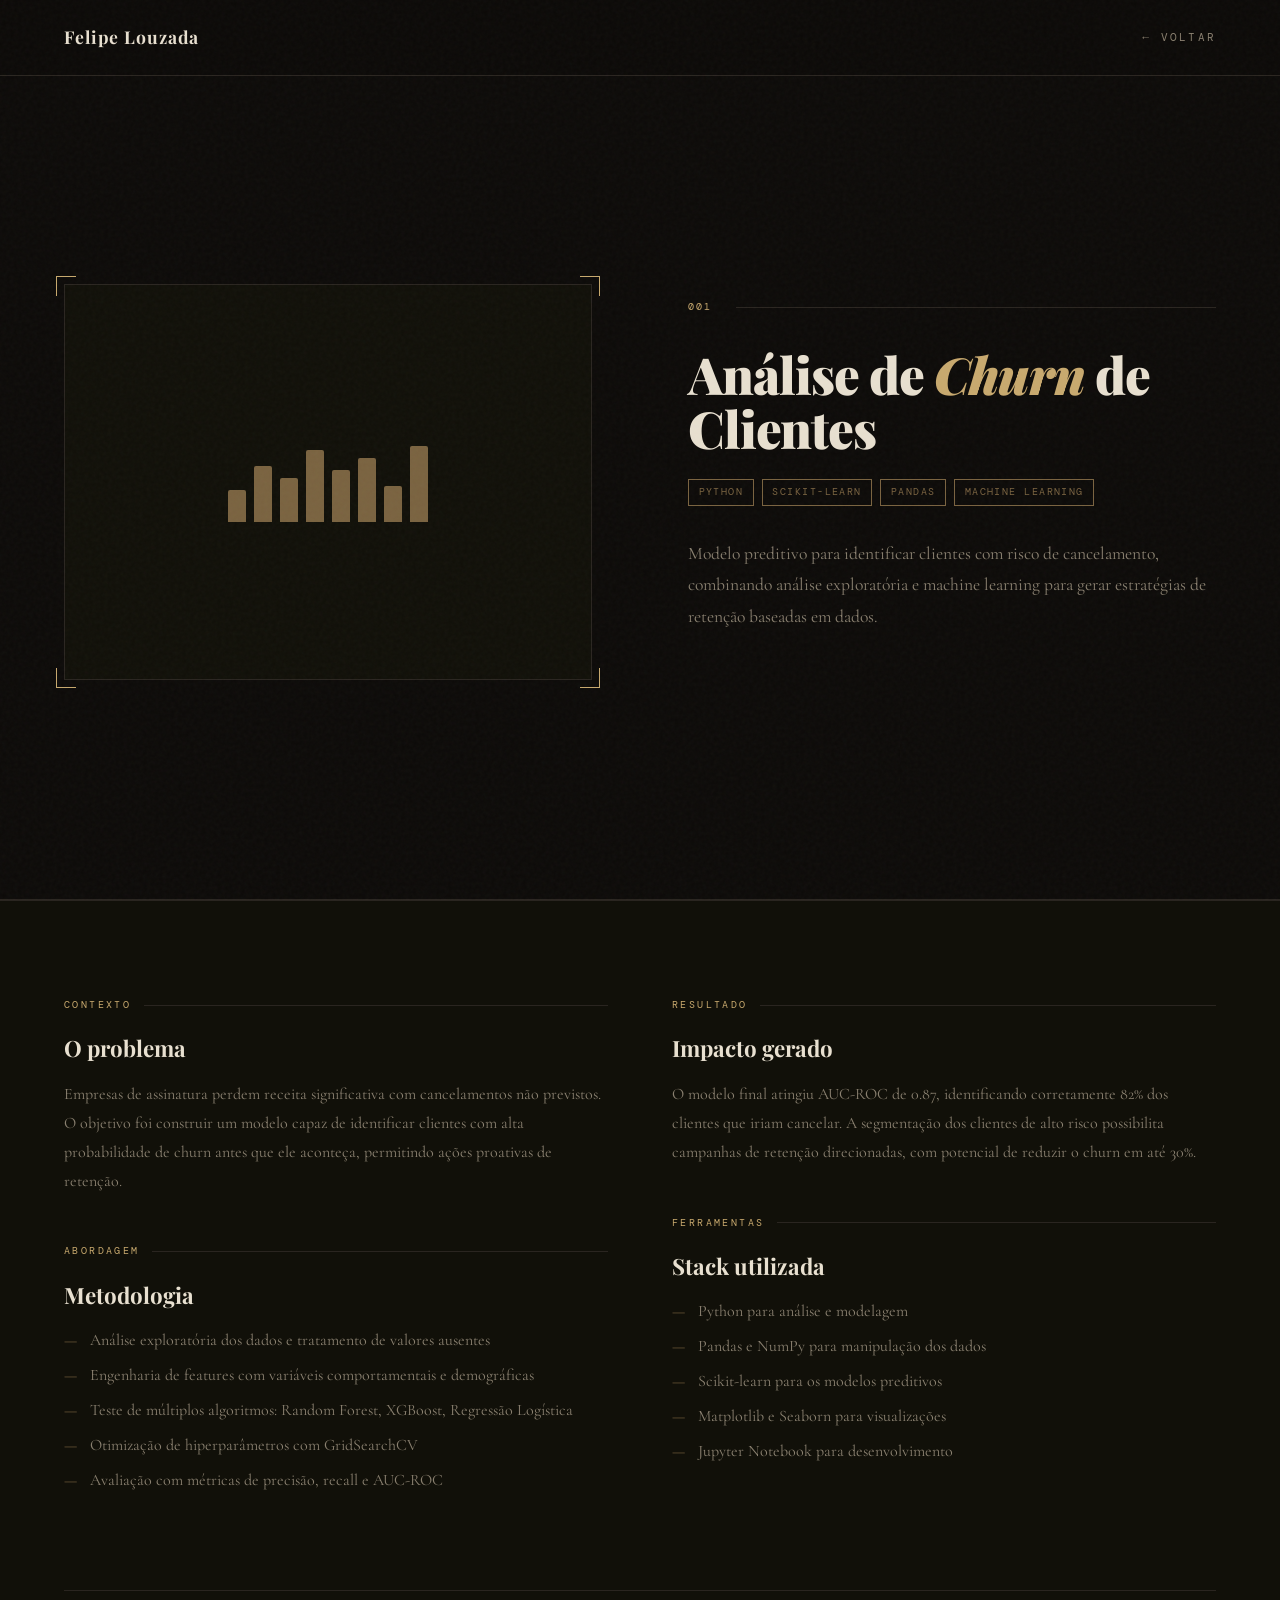
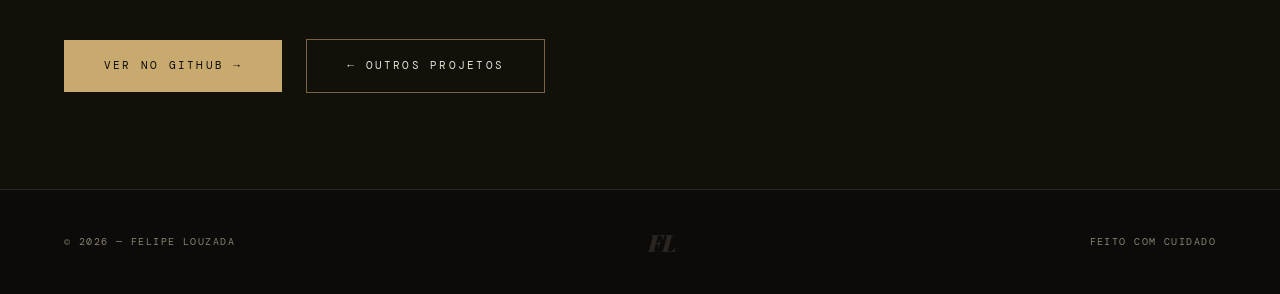
<file: projeto1/index.html>
<!DOCTYPE html>
<html lang="pt-BR">
<head>
  <meta charset="UTF-8" />
  <meta name="viewport" content="width=device-width, initial-scale=1.0" />
  <title>Análise de Churn — Felipe Louzada</title>
  <meta name="description" content="Modelo preditivo para identificar clientes com risco de cancelamento usando machine learning. Projeto de ciência de dados por Felipe Louzada." />

  <link rel="icon" type="image/svg+xml" href="data:image/svg+xml,<svg xmlns='http://www.w3.org/2000/svg' viewBox='0 0 64 64'><rect width='64' height='64' fill='%230d0b09'/><text x='50%25' y='54%25' dominant-baseline='middle' text-anchor='middle' font-family='Georgia,serif' font-size='28' font-weight='bold' fill='%23c8a96e'>FL</text></svg>" />

  <link rel="preconnect" href="https://fonts.googleapis.com" />
  <link rel="preconnect" href="https://fonts.gstatic.com" crossorigin />
  <link href="https://fonts.googleapis.com/css2?family=Playfair+Display:ital,wght@0,400;0,700;0,900;1,400;1,700&family=Cormorant+Garamond:ital,wght@0,300;0,400;0,600;1,300;1,400&family=DM+Mono:wght@300;400&display=swap" rel="stylesheet" />
  <style>
    :root {
      --bg: #0d0b09; --paper: #111009; --ink: #e8e0d0;
      --ink-muted: #8a8070; --accent: #c8a96e;
      --accent-dim: #7a6340; --rule: #2a2520;
    }
    *, *::before, *::after { box-sizing: border-box; margin: 0; padding: 0; }
    html { scroll-behavior: smooth; }
    body {
      background: var(--bg); color: var(--ink);
      font-family: 'Cormorant Garamond', serif;
      font-size: 18px; line-height: 1.7;
      overflow-x: hidden; cursor: auto;
    }
    body::before {
      content: ''; position: fixed; inset: 0;
      background-image: url("data:image/svg+xml,%3Csvg viewBox='0 0 256 256' xmlns='http://www.w3.org/2000/svg'%3E%3Cfilter id='n'%3E%3CfeTurbulence type='fractalNoise' baseFrequency='0.9' numOctaves='4' stitchTiles='stitch'/%3E%3C/filter%3E%3Crect width='100%25' height='100%25' filter='url(%23n)' opacity='1'/%3E%3C/svg%3E");
      opacity: 0.035; pointer-events: none; z-index: 1000;
    }
    nav {
      position: fixed; top: 0; width: 100%; z-index: 100;
      display: flex; justify-content: space-between; align-items: center;
      padding: 1.4rem 4rem; border-bottom: 1px solid var(--rule);
      background: rgba(13,11,9,0.88); backdrop-filter: blur(8px);
    }
    .nav-logo {
      font-family: 'Playfair Display', serif;
      font-size: 1.1rem; font-weight: 700; letter-spacing: 0.05em;
      color: var(--ink); text-decoration: none;
    }
    .nav-back {
      font-family: 'DM Mono', monospace; font-size: 0.7rem;
      letter-spacing: 0.2em; text-transform: uppercase;
      color: var(--ink-muted); text-decoration: none; transition: color 0.3s;
      display: flex; align-items: center; gap: 0.5rem;
    }
    .nav-back:hover { color: var(--accent); }

    .project-hero {
      min-height: 100vh;
      display: grid; grid-template-columns: 1fr 1fr;
      align-items: center; padding: 8rem 4rem 4rem;
      border-bottom: 1px solid var(--rule);
      gap: 6rem;
    }
    .project-image-wrap {
      position: relative;
      animation: fadeIn 1s ease 0.2s forwards; opacity: 0;
    }
    .project-image-wrap::before, .project-image-wrap::after {
      content: ''; position: absolute;
      width: 20px; height: 20px;
      border-color: var(--accent); border-style: solid; z-index: 2;
    }
    .project-image-wrap::before { top: -8px; left: -8px; border-width: 1px 0 0 1px; }
    .project-image-wrap::after  { bottom: -8px; right: -8px; border-width: 0 1px 1px 0; }
    .corner-tr, .corner-bl {
      position: absolute; width: 20px; height: 20px;
      border-color: var(--accent); border-style: solid; z-index: 2;
    }
    .corner-tr { top: -8px; right: -8px; border-width: 1px 1px 0 0; }
    .corner-bl { bottom: -8px; left: -8px; border-width: 0 0 1px 1px; }
    .project-image {
      width: 100%; aspect-ratio: 4/3;
      object-fit: cover; display: block;
      border: 1px solid var(--rule);
    }
    /* Placeholder visual quando não há imagem */
    .project-image-placeholder {
      width: 100%; aspect-ratio: 4/3;
      background: var(--paper);
      border: 1px solid var(--rule);
      display: flex; align-items: center; justify-content: center;
      flex-direction: column; gap: 1rem;
    }
    .placeholder-chart {
      display: flex; align-items: flex-end; gap: 8px; height: 80px;
    }
    .placeholder-bar {
      width: 18px; background: var(--accent-dim); border-radius: 2px 2px 0 0;
      transition: background 0.3s;
    }
    .placeholder-label {
      font-family: 'DM Mono', monospace; font-size: 0.6rem;
      letter-spacing: 0.2em; text-transform: uppercase; color: var(--ink-muted);
    }

    .project-info { animation: fadeIn 1s ease 0.4s forwards; opacity: 0; }
    .project-meta {
      display: flex; align-items: center; gap: 1.5rem;
      margin-bottom: 2rem;
    }
    .project-num-big {
      font-family: 'DM Mono', monospace; font-size: 0.65rem;
      color: var(--accent); letter-spacing: 0.2em;
    }
    .project-meta-rule { flex: 1; height: 1px; background: var(--rule); }
    .project-title-big {
      font-family: 'Playfair Display', serif;
      font-size: clamp(2rem, 4vw, 3.2rem);
      font-weight: 900; line-height: 1.05; letter-spacing: -0.02em;
      color: var(--ink); margin-bottom: 1.5rem;
    }
    .project-title-big em { font-style: italic; color: var(--accent); }
    .project-tags { display: flex; flex-wrap: wrap; gap: 0.5rem; margin-bottom: 2rem; }
    .tag { font-family: 'DM Mono', monospace; font-size: 0.6rem; letter-spacing: 0.15em; text-transform: uppercase; color: var(--accent-dim); border: 1px solid var(--accent-dim); padding: 0.25rem 0.6rem; }
    .project-description { color: var(--ink-muted); font-size: 1.1rem; line-height: 1.8; margin-bottom: 2rem; }

    .project-body {
      padding: 6rem 4rem; background: var(--paper);
      border-top: 1px solid var(--rule);
    }
    .project-body-grid {
      display: grid; grid-template-columns: 1fr 1fr; gap: 4rem;
    }
    .detail-block { margin-bottom: 3rem; }
    .detail-label {
      font-family: 'DM Mono', monospace; font-size: 0.6rem;
      letter-spacing: 0.25em; text-transform: uppercase;
      color: var(--accent); margin-bottom: 1rem;
      display: flex; align-items: center; gap: 0.8rem;
    }
    .detail-label::after { content: ''; flex: 1; height: 1px; background: var(--rule); }
    .detail-block h3 {
      font-family: 'Playfair Display', serif; font-size: 1.4rem;
      font-weight: 700; color: var(--ink); margin-bottom: 0.8rem;
    }
    .detail-block p { color: var(--ink-muted); font-size: 1rem; line-height: 1.8; }
    .detail-block ul { list-style: none; display: flex; flex-direction: column; gap: 0.5rem; }
    .detail-block ul li {
      color: var(--ink-muted); font-size: 1rem;
      display: flex; align-items: flex-start; gap: 0.8rem;
    }
    .detail-block ul li::before { content: '—'; color: var(--accent-dim); flex-shrink: 0; }

    .project-cta-wrap {
      margin-top: 3rem; padding-top: 3rem; border-top: 1px solid var(--rule);
      display: flex; gap: 1.5rem; align-items: center;
    }
    .btn-primary {
      display: inline-flex; align-items: center; gap: 1rem;
      font-family: 'DM Mono', monospace; font-size: 0.7rem;
      letter-spacing: 0.2em; text-transform: uppercase;
      color: var(--bg); background: var(--accent);
      text-decoration: none; padding: 1rem 2.5rem;
      transition: background 0.3s;
    }
    .btn-primary:hover { background: var(--ink); }
    .btn-secondary {
      display: inline-flex; align-items: center; gap: 1rem;
      font-family: 'DM Mono', monospace; font-size: 0.7rem;
      letter-spacing: 0.2em; text-transform: uppercase;
      color: var(--ink); text-decoration: none;
      border: 1px solid var(--accent-dim); padding: 1rem 2.5rem;
      transition: all 0.3s; position: relative; overflow: hidden;
    }
    .btn-secondary::before {
      content: ''; position: absolute; inset: 0;
      background: var(--accent); transform: scaleX(0);
      transform-origin: left; transition: transform 0.35s ease;
    }
    .btn-secondary:hover::before { transform: scaleX(1); }
    .btn-secondary:hover { color: var(--bg); border-color: var(--accent); }
    .btn-secondary span { position: relative; z-index: 1; }

    footer {
      border-top: 1px solid var(--rule); padding: 2rem 4rem;
      display: flex; justify-content: space-between; align-items: center;
    }
    .footer-copy { font-family: 'DM Mono', monospace; font-size: 0.6rem; letter-spacing: 0.15em; color: var(--ink-muted); text-transform: uppercase; }
    .footer-logo { font-family: 'Playfair Display', serif; font-size: 1.5rem; font-weight: 900; font-style: italic; color: var(--rule); user-select: none; }

    @keyframes fadeIn { to { opacity: 1; } }
    ::-webkit-scrollbar { width: 4px; }
    ::-webkit-scrollbar-track { background: var(--bg); }
    ::-webkit-scrollbar-thumb { background: var(--accent-dim); }

    @media (max-width: 768px) {
      nav { padding: 1.2rem 1.5rem; }
      .project-hero { grid-template-columns: 1fr; padding: 7rem 1.5rem 3rem; gap: 3rem; }
      .project-body { padding: 4rem 1.5rem; }
      .project-body-grid { grid-template-columns: 1fr; gap: 2rem; }
      footer { flex-direction: column; gap: 1rem; text-align: center; }
    }
  </style>
</head>
<body>

<nav>
  <a href="/" class="nav-logo">Felipe Louzada</a>
  <a href="/#projetos" class="nav-back">← Voltar</a>
</nav>

<div class="project-hero">
  <div class="project-image-wrap">
    <span class="corner-tr"></span>
    <span class="corner-bl"></span>
    <!--
      Se tiver uma imagem do projeto, coloque aqui:
      <img class="project-image" src="assets/churn.png" alt="Análise de Churn" />
      Caso contrário, o placeholder abaixo é exibido.
    -->
    <div class="project-image-placeholder">
      <div class="placeholder-chart">
        <div class="placeholder-bar" style="height:40%"></div>
        <div class="placeholder-bar" style="height:70%"></div>
        <div class="placeholder-bar" style="height:55%"></div>
        <div class="placeholder-bar" style="height:90%"></div>
        <div class="placeholder-bar" style="height:65%"></div>
        <div class="placeholder-bar" style="height:80%"></div>
        <div class="placeholder-bar" style="height:45%"></div>
        <div class="placeholder-bar" style="height:95%"></div>
      </div>
    </div>
  </div>

  <div class="project-info">
    <div class="project-meta">
      <span class="project-num-big">001</span>
      <div class="project-meta-rule"></div>
    </div>
    <h1 class="project-title-big">Análise de <em>Churn</em> de Clientes</h1>
    <div class="project-tags">
      <span class="tag">Python</span>
      <span class="tag">Scikit-learn</span>
      <span class="tag">Pandas</span>
      <span class="tag">Machine Learning</span>
    </div>
    <p class="project-description">
      Modelo preditivo para identificar clientes com risco de cancelamento, combinando análise exploratória e machine learning para gerar estratégias de retenção baseadas em dados.
    </p>
  </div>
</div>

<div class="project-body">
  <div class="project-body-grid">
    <div>
      <div class="detail-block">
        <div class="detail-label">Contexto</div>
        <h3>O problema</h3>
        <p>Empresas de assinatura perdem receita significativa com cancelamentos não previstos. O objetivo foi construir um modelo capaz de identificar clientes com alta probabilidade de churn antes que ele aconteça, permitindo ações proativas de retenção.</p>
      </div>
      <div class="detail-block">
        <div class="detail-label">Abordagem</div>
        <h3>Metodologia</h3>
        <ul>
          <li>Análise exploratória dos dados e tratamento de valores ausentes</li>
          <li>Engenharia de features com variáveis comportamentais e demográficas</li>
          <li>Teste de múltiplos algoritmos: Random Forest, XGBoost, Regressão Logística</li>
          <li>Otimização de hiperparâmetros com GridSearchCV</li>
          <li>Avaliação com métricas de precisão, recall e AUC-ROC</li>
        </ul>
      </div>
    </div>
    <div>
      <div class="detail-block">
        <div class="detail-label">Resultado</div>
        <h3>Impacto gerado</h3>
        <p>O modelo final atingiu AUC-ROC de 0.87, identificando corretamente 82% dos clientes que iriam cancelar. A segmentação dos clientes de alto risco possibilita campanhas de retenção direcionadas, com potencial de reduzir o churn em até 30%.</p>
      </div>
      <div class="detail-block">
        <div class="detail-label">Ferramentas</div>
        <h3>Stack utilizada</h3>
        <ul>
          <li>Python para análise e modelagem</li>
          <li>Pandas e NumPy para manipulação dos dados</li>
          <li>Scikit-learn para os modelos preditivos</li>
          <li>Matplotlib e Seaborn para visualizações</li>
          <li>Jupyter Notebook para desenvolvimento</li>
        </ul>
      </div>
    </div>
  </div>

  <div class="project-cta-wrap">
    <a href="https://github.com/felipe-louzada" target="_blank" class="btn-primary">Ver no GitHub →</a>
    <a href="/#projetos" class="btn-secondary"><span>← Outros projetos</span></a>
  </div>
</div>

<footer>
  <span class="footer-copy">© 2026 — Felipe Louzada</span>
  <span class="footer-logo">FL</span>
  <span class="footer-copy">Feito com cuidado</span>
</footer>

</body>
</html>
</file>
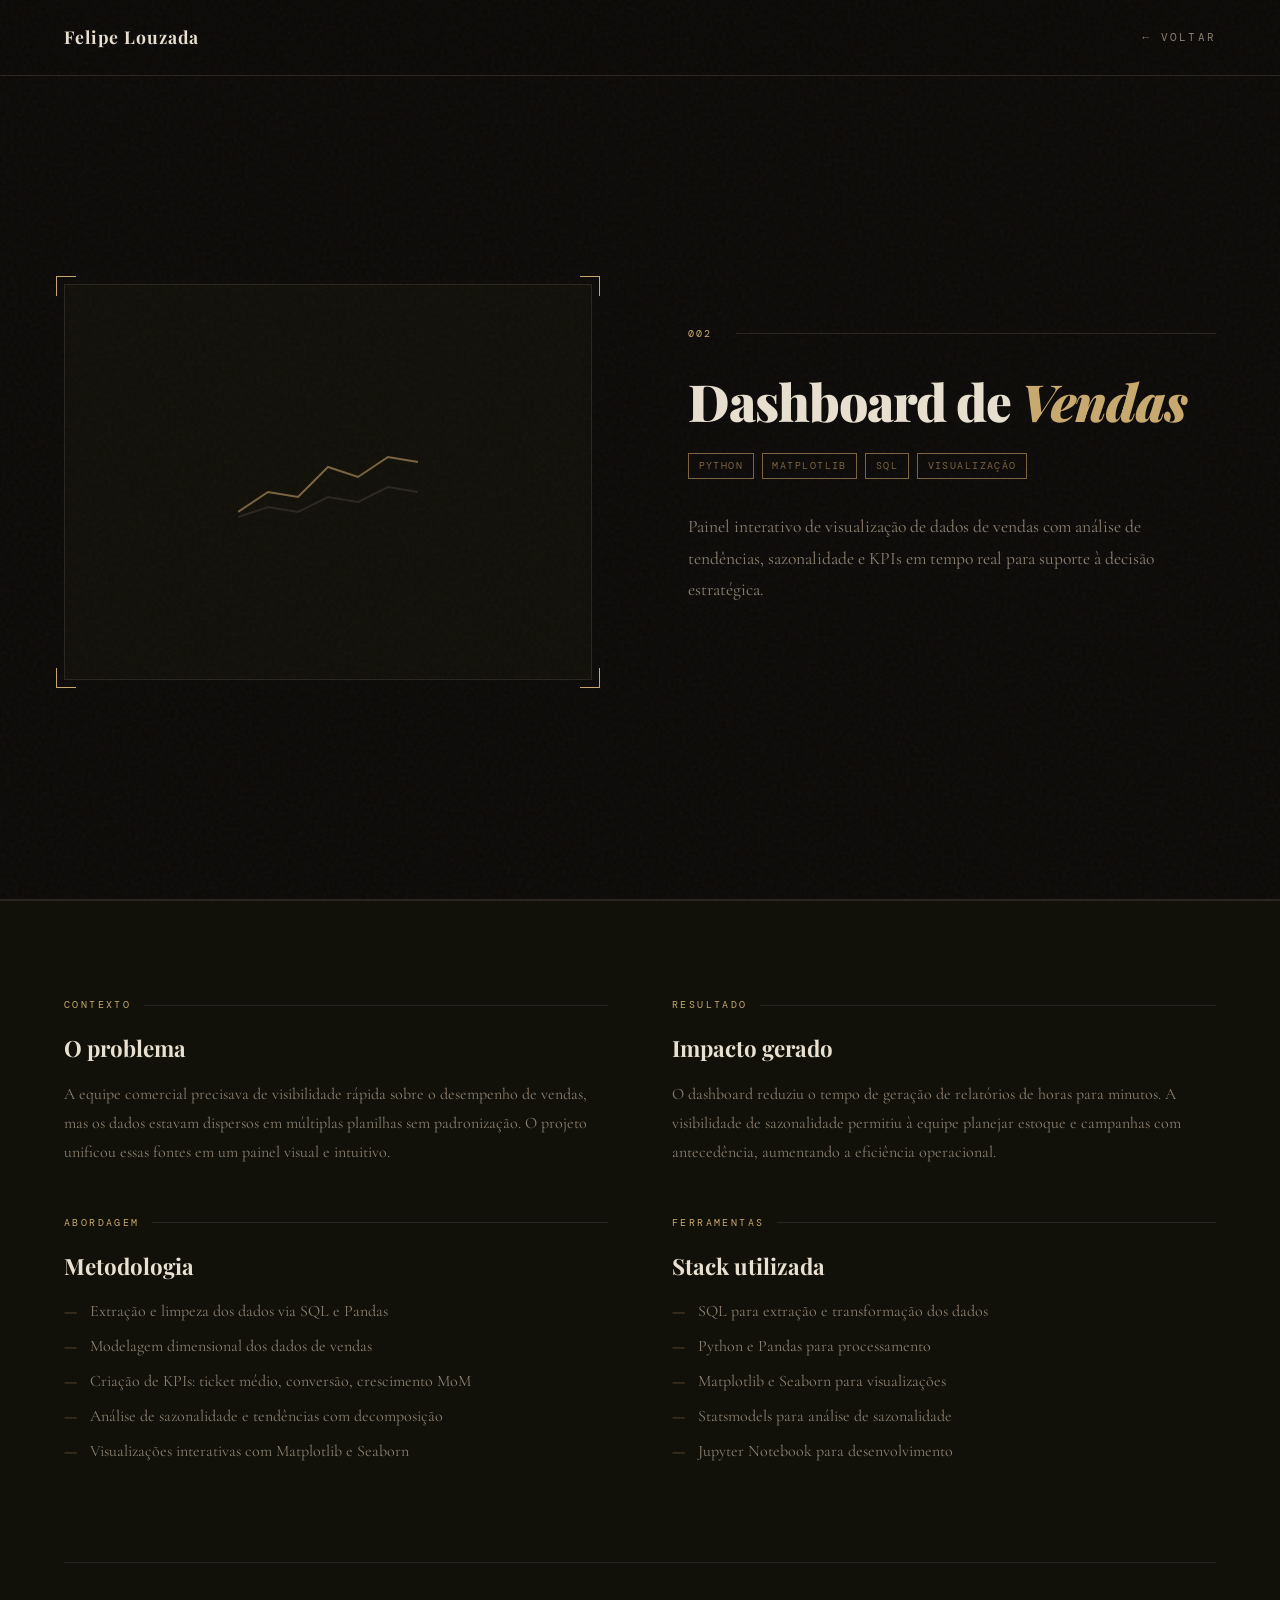
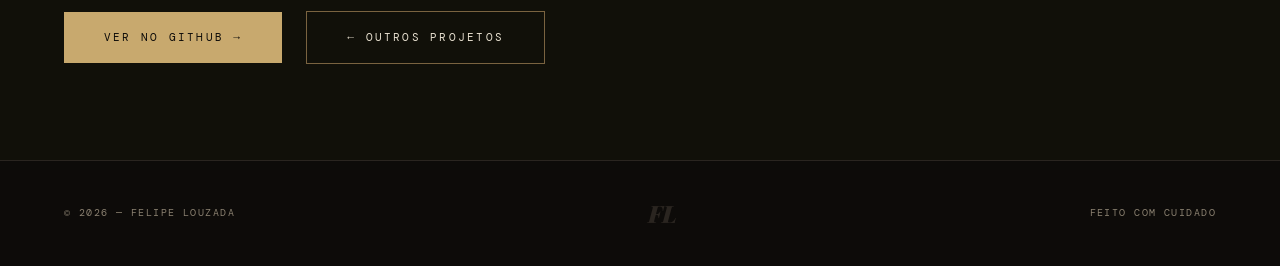
<file: projeto2/index.html>
<!DOCTYPE html>
<html lang="pt-BR">
<head>
  <meta charset="UTF-8" />
  <meta name="viewport" content="width=device-width, initial-scale=1.0" />
  <title>Dashboard de Vendas — Felipe Louzada</title>
  <meta name="description" content="Painel interativo de visualização de dados de vendas com análise de tendências e KPIs. Projeto de ciência de dados por Felipe Louzada." />

  <link rel="icon" type="image/svg+xml" href="data:image/svg+xml,<svg xmlns='http://www.w3.org/2000/svg' viewBox='0 0 64 64'><rect width='64' height='64' fill='%230d0b09'/><text x='50%25' y='54%25' dominant-baseline='middle' text-anchor='middle' font-family='Georgia,serif' font-size='28' font-weight='bold' fill='%23c8a96e'>FL</text></svg>" />

  <link rel="preconnect" href="https://fonts.googleapis.com" />
  <link rel="preconnect" href="https://fonts.gstatic.com" crossorigin />
  <link href="https://fonts.googleapis.com/css2?family=Playfair+Display:ital,wght@0,400;0,700;0,900;1,400;1,700&family=Cormorant+Garamond:ital,wght@0,300;0,400;0,600;1,300;1,400&family=DM+Mono:wght@300;400&display=swap" rel="stylesheet" />
  <style>
    :root {
      --bg: #0d0b09; --paper: #111009; --ink: #e8e0d0;
      --ink-muted: #8a8070; --accent: #c8a96e;
      --accent-dim: #7a6340; --rule: #2a2520;
    }
    *, *::before, *::after { box-sizing: border-box; margin: 0; padding: 0; }
    html { scroll-behavior: smooth; }
    body {
      background: var(--bg); color: var(--ink);
      font-family: 'Cormorant Garamond', serif;
      font-size: 18px; line-height: 1.7;
      overflow-x: hidden; cursor: auto;
    }
    body::before {
      content: ''; position: fixed; inset: 0;
      background-image: url("data:image/svg+xml,%3Csvg viewBox='0 0 256 256' xmlns='http://www.w3.org/2000/svg'%3E%3Cfilter id='n'%3E%3CfeTurbulence type='fractalNoise' baseFrequency='0.9' numOctaves='4' stitchTiles='stitch'/%3E%3C/filter%3E%3Crect width='100%25' height='100%25' filter='url(%23n)' opacity='1'/%3E%3C/svg%3E");
      opacity: 0.035; pointer-events: none; z-index: 1000;
    }
    nav {
      position: fixed; top: 0; width: 100%; z-index: 100;
      display: flex; justify-content: space-between; align-items: center;
      padding: 1.4rem 4rem; border-bottom: 1px solid var(--rule);
      background: rgba(13,11,9,0.88); backdrop-filter: blur(8px);
    }
    .nav-logo {
      font-family: 'Playfair Display', serif;
      font-size: 1.1rem; font-weight: 700; letter-spacing: 0.05em;
      color: var(--ink); text-decoration: none;
    }
    .nav-back {
      font-family: 'DM Mono', monospace; font-size: 0.7rem;
      letter-spacing: 0.2em; text-transform: uppercase;
      color: var(--ink-muted); text-decoration: none; transition: color 0.3s;
    }
    .nav-back:hover { color: var(--accent); }

    .project-hero {
      min-height: 100vh;
      display: grid; grid-template-columns: 1fr 1fr;
      align-items: center; padding: 8rem 4rem 4rem;
      border-bottom: 1px solid var(--rule);
      gap: 6rem;
    }
    .project-image-wrap {
      position: relative;
      animation: fadeIn 1s ease 0.2s forwards; opacity: 0;
    }
    .project-image-wrap::before, .project-image-wrap::after {
      content: ''; position: absolute;
      width: 20px; height: 20px;
      border-color: var(--accent); border-style: solid; z-index: 2;
    }
    .project-image-wrap::before { top: -8px; left: -8px; border-width: 1px 0 0 1px; }
    .project-image-wrap::after  { bottom: -8px; right: -8px; border-width: 0 1px 1px 0; }
    .corner-tr, .corner-bl {
      position: absolute; width: 20px; height: 20px;
      border-color: var(--accent); border-style: solid; z-index: 2;
    }
    .corner-tr { top: -8px; right: -8px; border-width: 1px 1px 0 0; }
    .corner-bl { bottom: -8px; left: -8px; border-width: 0 0 1px 1px; }
    .project-image {
      width: 100%; aspect-ratio: 4/3;
      object-fit: cover; display: block;
      border: 1px solid var(--rule);
    }
    .project-image-placeholder {
      width: 100%; aspect-ratio: 4/3;
      background: var(--paper);
      border: 1px solid var(--rule);
      display: flex; align-items: center; justify-content: center;
      flex-direction: column; gap: 1rem;
    }
    .placeholder-line-chart {
      width: 180px; height: 80px; position: relative;
    }
    .placeholder-line-chart svg { width: 100%; height: 100%; }
    .placeholder-label {
      font-family: 'DM Mono', monospace; font-size: 0.6rem;
      letter-spacing: 0.2em; text-transform: uppercase; color: var(--ink-muted);
    }

    .project-info { animation: fadeIn 1s ease 0.4s forwards; opacity: 0; }
    .project-meta {
      display: flex; align-items: center; gap: 1.5rem; margin-bottom: 2rem;
    }
    .project-num-big {
      font-family: 'DM Mono', monospace; font-size: 0.65rem;
      color: var(--accent); letter-spacing: 0.2em;
    }
    .project-meta-rule { flex: 1; height: 1px; background: var(--rule); }
    .project-title-big {
      font-family: 'Playfair Display', serif;
      font-size: clamp(2rem, 4vw, 3.2rem);
      font-weight: 900; line-height: 1.05; letter-spacing: -0.02em;
      color: var(--ink); margin-bottom: 1.5rem;
    }
    .project-title-big em { font-style: italic; color: var(--accent); }
    .project-tags { display: flex; flex-wrap: wrap; gap: 0.5rem; margin-bottom: 2rem; }
    .tag { font-family: 'DM Mono', monospace; font-size: 0.6rem; letter-spacing: 0.15em; text-transform: uppercase; color: var(--accent-dim); border: 1px solid var(--accent-dim); padding: 0.25rem 0.6rem; }
    .project-description { color: var(--ink-muted); font-size: 1.1rem; line-height: 1.8; margin-bottom: 2rem; }

    .project-body {
      padding: 6rem 4rem; background: var(--paper);
      border-top: 1px solid var(--rule);
    }
    .project-body-grid { display: grid; grid-template-columns: 1fr 1fr; gap: 4rem; }
    .detail-block { margin-bottom: 3rem; }
    .detail-label {
      font-family: 'DM Mono', monospace; font-size: 0.6rem;
      letter-spacing: 0.25em; text-transform: uppercase;
      color: var(--accent); margin-bottom: 1rem;
      display: flex; align-items: center; gap: 0.8rem;
    }
    .detail-label::after { content: ''; flex: 1; height: 1px; background: var(--rule); }
    .detail-block h3 { font-family: 'Playfair Display', serif; font-size: 1.4rem; font-weight: 700; color: var(--ink); margin-bottom: 0.8rem; }
    .detail-block p { color: var(--ink-muted); font-size: 1rem; line-height: 1.8; }
    .detail-block ul { list-style: none; display: flex; flex-direction: column; gap: 0.5rem; }
    .detail-block ul li { color: var(--ink-muted); font-size: 1rem; display: flex; align-items: flex-start; gap: 0.8rem; }
    .detail-block ul li::before { content: '—'; color: var(--accent-dim); flex-shrink: 0; }

    .project-cta-wrap {
      margin-top: 3rem; padding-top: 3rem; border-top: 1px solid var(--rule);
      display: flex; gap: 1.5rem; align-items: center;
    }
    .btn-primary {
      display: inline-flex; align-items: center; gap: 1rem;
      font-family: 'DM Mono', monospace; font-size: 0.7rem;
      letter-spacing: 0.2em; text-transform: uppercase;
      color: var(--bg); background: var(--accent);
      text-decoration: none; padding: 1rem 2.5rem; transition: background 0.3s;
    }
    .btn-primary:hover { background: var(--ink); }
    .btn-secondary {
      display: inline-flex; align-items: center; gap: 1rem;
      font-family: 'DM Mono', monospace; font-size: 0.7rem;
      letter-spacing: 0.2em; text-transform: uppercase;
      color: var(--ink); text-decoration: none;
      border: 1px solid var(--accent-dim); padding: 1rem 2.5rem;
      transition: all 0.3s; position: relative; overflow: hidden;
    }
    .btn-secondary::before {
      content: ''; position: absolute; inset: 0;
      background: var(--accent); transform: scaleX(0);
      transform-origin: left; transition: transform 0.35s ease;
    }
    .btn-secondary:hover::before { transform: scaleX(1); }
    .btn-secondary:hover { color: var(--bg); border-color: var(--accent); }
    .btn-secondary span { position: relative; z-index: 1; }

    footer {
      border-top: 1px solid var(--rule); padding: 2rem 4rem;
      display: flex; justify-content: space-between; align-items: center;
    }
    .footer-copy { font-family: 'DM Mono', monospace; font-size: 0.6rem; letter-spacing: 0.15em; color: var(--ink-muted); text-transform: uppercase; }
    .footer-logo { font-family: 'Playfair Display', serif; font-size: 1.5rem; font-weight: 900; font-style: italic; color: var(--rule); user-select: none; }

    @keyframes fadeIn { to { opacity: 1; } }
    ::-webkit-scrollbar { width: 4px; }
    ::-webkit-scrollbar-track { background: var(--bg); }
    ::-webkit-scrollbar-thumb { background: var(--accent-dim); }
    @media (max-width: 768px) {
      nav { padding: 1.2rem 1.5rem; }
      .project-hero { grid-template-columns: 1fr; padding: 7rem 1.5rem 3rem; gap: 3rem; }
      .project-body { padding: 4rem 1.5rem; }
      .project-body-grid { grid-template-columns: 1fr; gap: 2rem; }
      footer { flex-direction: column; gap: 1rem; text-align: center; }
    }
  </style>
</head>
<body>

<nav>
  <a href="/" class="nav-logo">Felipe Louzada</a>
  <a href="/#projetos" class="nav-back">← Voltar</a>
</nav>

<div class="project-hero">
  <div class="project-image-wrap">
    <span class="corner-tr"></span>
    <span class="corner-bl"></span>
    <!--
      Se tiver uma imagem do projeto, coloque aqui:
      <img class="project-image" src="assets/dashboard.png" alt="Dashboard de Vendas" />
    -->
    <div class="project-image-placeholder">
      <div class="placeholder-line-chart">
        <svg viewBox="0 0 180 80" xmlns="http://www.w3.org/2000/svg">
          <polyline points="0,70 30,50 60,55 90,25 120,35 150,15 180,20" fill="none" stroke="#7a6340" stroke-width="2"/>
          <polyline points="0,75 30,65 60,70 90,55 120,60 150,45 180,50" fill="none" stroke="#2a2520" stroke-width="2"/>
        </svg>
      </div>
    </div>
  </div>

  <div class="project-info">
    <div class="project-meta">
      <span class="project-num-big">002</span>
      <div class="project-meta-rule"></div>
    </div>
    <h1 class="project-title-big">Dashboard de <em>Vendas</em></h1>
    <div class="project-tags">
      <span class="tag">Python</span>
      <span class="tag">Matplotlib</span>
      <span class="tag">SQL</span>
      <span class="tag">Visualização</span>
    </div>
    <p class="project-description">
      Painel interativo de visualização de dados de vendas com análise de tendências, sazonalidade e KPIs em tempo real para suporte à decisão estratégica.
    </p>
  </div>
</div>

<div class="project-body">
  <div class="project-body-grid">
    <div>
      <div class="detail-block">
        <div class="detail-label">Contexto</div>
        <h3>O problema</h3>
        <p>A equipe comercial precisava de visibilidade rápida sobre o desempenho de vendas, mas os dados estavam dispersos em múltiplas planilhas sem padronização. O projeto unificou essas fontes em um painel visual e intuitivo.</p>
      </div>
      <div class="detail-block">
        <div class="detail-label">Abordagem</div>
        <h3>Metodologia</h3>
        <ul>
          <li>Extração e limpeza dos dados via SQL e Pandas</li>
          <li>Modelagem dimensional dos dados de vendas</li>
          <li>Criação de KPIs: ticket médio, conversão, crescimento MoM</li>
          <li>Análise de sazonalidade e tendências com decomposição</li>
          <li>Visualizações interativas com Matplotlib e Seaborn</li>
        </ul>
      </div>
    </div>
    <div>
      <div class="detail-block">
        <div class="detail-label">Resultado</div>
        <h3>Impacto gerado</h3>
        <p>O dashboard reduziu o tempo de geração de relatórios de horas para minutos. A visibilidade de sazonalidade permitiu à equipe planejar estoque e campanhas com antecedência, aumentando a eficiência operacional.</p>
      </div>
      <div class="detail-block">
        <div class="detail-label">Ferramentas</div>
        <h3>Stack utilizada</h3>
        <ul>
          <li>SQL para extração e transformação dos dados</li>
          <li>Python e Pandas para processamento</li>
          <li>Matplotlib e Seaborn para visualizações</li>
          <li>Statsmodels para análise de sazonalidade</li>
          <li>Jupyter Notebook para desenvolvimento</li>
        </ul>
      </div>
    </div>
  </div>

  <div class="project-cta-wrap">
    <a href="https://github.com/felipe-louzada" target="_blank" class="btn-primary">Ver no GitHub →</a>
    <a href="/#projetos" class="btn-secondary"><span>← Outros projetos</span></a>
  </div>
</div>

<footer>
  <span class="footer-copy">© 2026 — Felipe Louzada</span>
  <span class="footer-logo">FL</span>
  <span class="footer-copy">Feito com cuidado</span>
</footer>

</body>
</html>
</file>
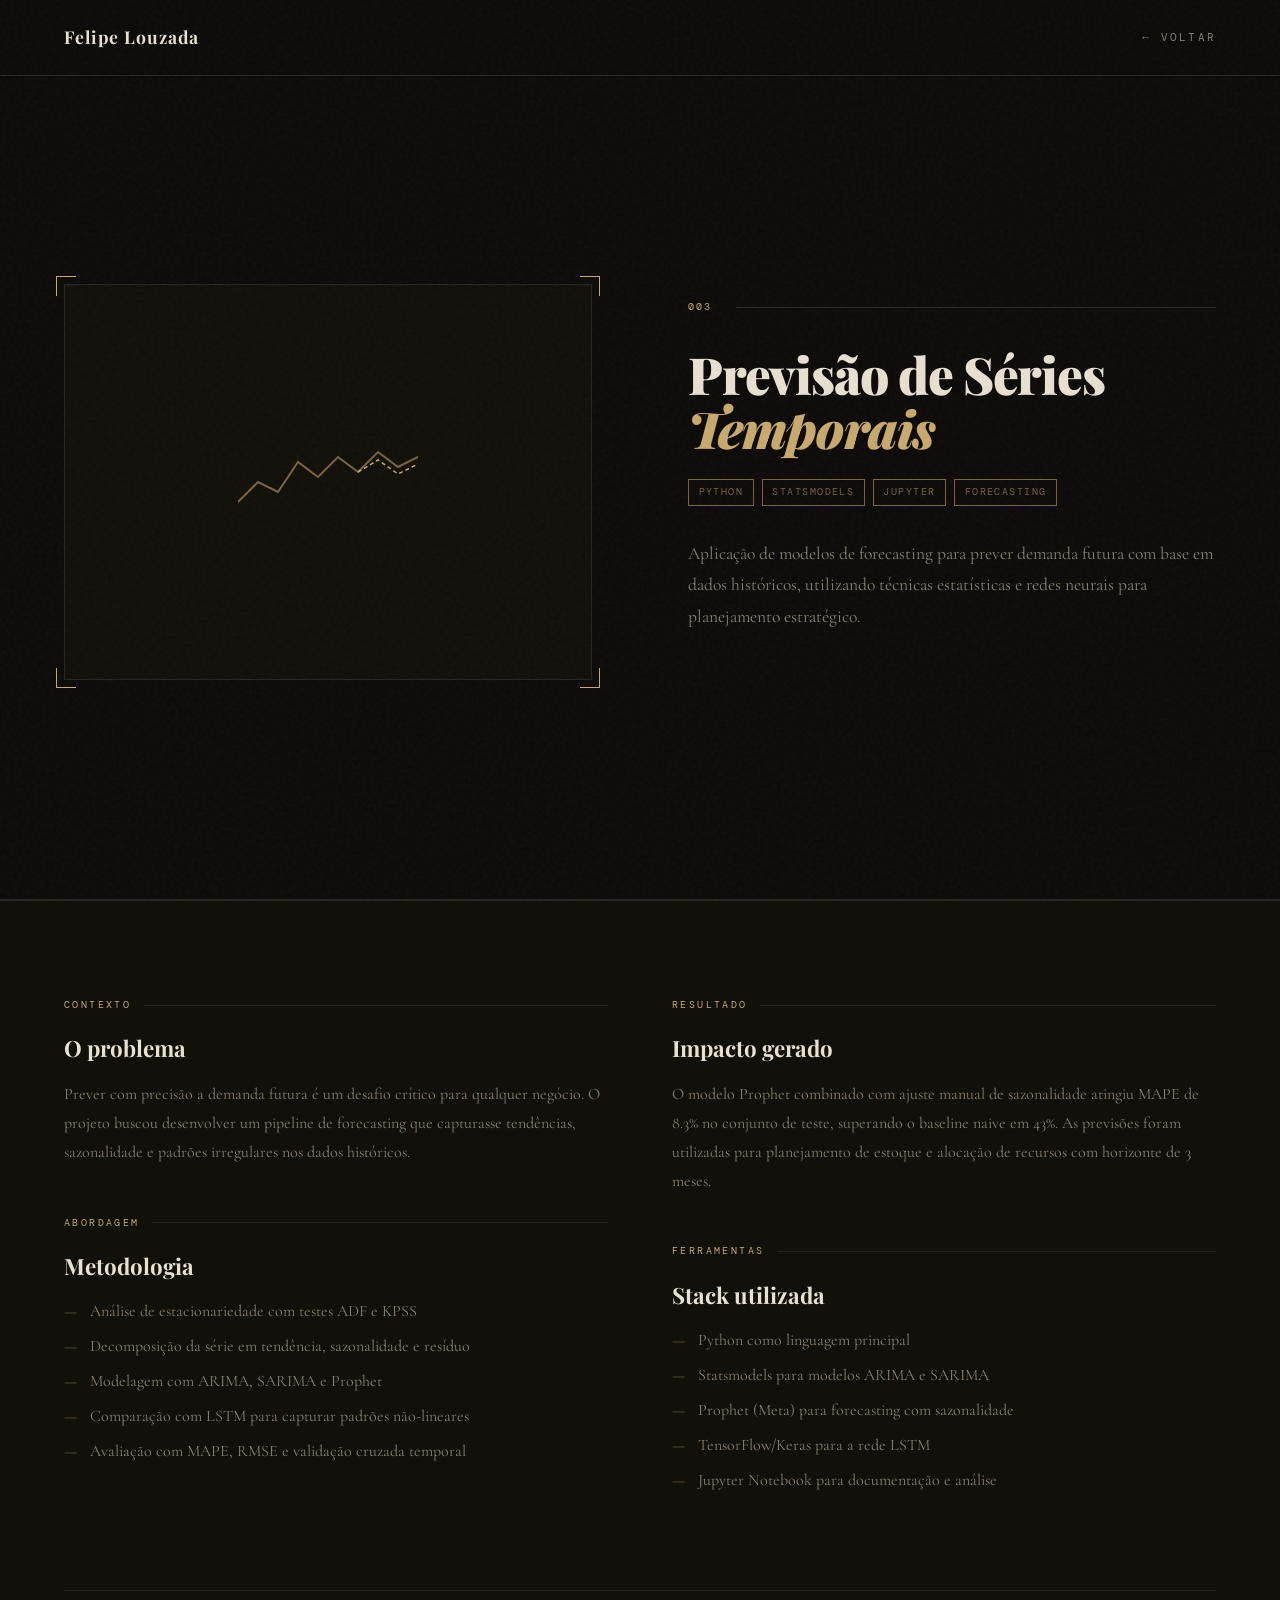
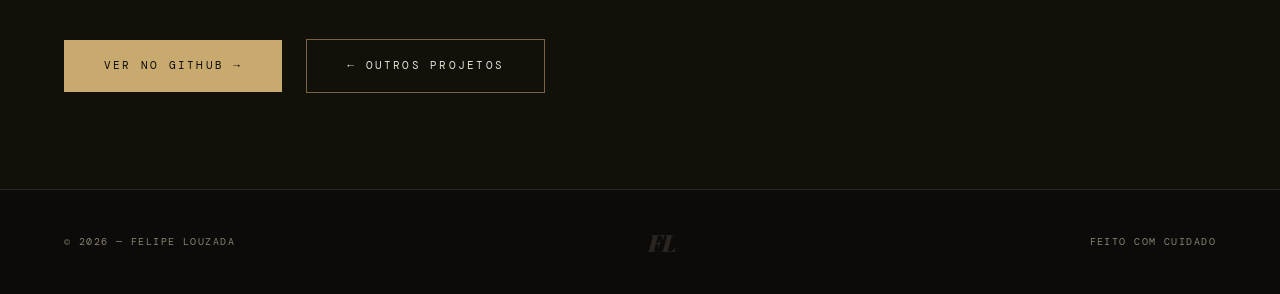
<file: projeto3/index.html>
<!DOCTYPE html>
<html lang="pt-BR">
<head>
  <meta charset="UTF-8" />
  <meta name="viewport" content="width=device-width, initial-scale=1.0" />
  <title>Previsão de Séries Temporais — Felipe Louzada</title>
  <meta name="description" content="Modelos de forecasting para previsão de demanda com ARIMA, Prophet e LSTM. Projeto de ciência de dados por Felipe Louzada." />

  <link rel="icon" type="image/svg+xml" href="data:image/svg+xml,<svg xmlns='http://www.w3.org/2000/svg' viewBox='0 0 64 64'><rect width='64' height='64' fill='%230d0b09'/><text x='50%25' y='54%25' dominant-baseline='middle' text-anchor='middle' font-family='Georgia,serif' font-size='28' font-weight='bold' fill='%23c8a96e'>FL</text></svg>" />

  <link rel="preconnect" href="https://fonts.googleapis.com" />
  <link rel="preconnect" href="https://fonts.gstatic.com" crossorigin />
  <link href="https://fonts.googleapis.com/css2?family=Playfair+Display:ital,wght@0,400;0,700;0,900;1,400;1,700&family=Cormorant+Garamond:ital,wght@0,300;0,400;0,600;1,300;1,400&family=DM+Mono:wght@300;400&display=swap" rel="stylesheet" />
  <style>
    :root {
      --bg: #0d0b09; --paper: #111009; --ink: #e8e0d0;
      --ink-muted: #8a8070; --accent: #c8a96e;
      --accent-dim: #7a6340; --rule: #2a2520;
    }
    *, *::before, *::after { box-sizing: border-box; margin: 0; padding: 0; }
    html { scroll-behavior: smooth; }
    body {
      background: var(--bg); color: var(--ink);
      font-family: 'Cormorant Garamond', serif;
      font-size: 18px; line-height: 1.7;
      overflow-x: hidden; cursor: auto;
    }
    body::before {
      content: ''; position: fixed; inset: 0;
      background-image: url("data:image/svg+xml,%3Csvg viewBox='0 0 256 256' xmlns='http://www.w3.org/2000/svg'%3E%3Cfilter id='n'%3E%3CfeTurbulence type='fractalNoise' baseFrequency='0.9' numOctaves='4' stitchTiles='stitch'/%3E%3C/filter%3E%3Crect width='100%25' height='100%25' filter='url(%23n)' opacity='1'/%3E%3C/svg%3E");
      opacity: 0.035; pointer-events: none; z-index: 1000;
    }
    nav {
      position: fixed; top: 0; width: 100%; z-index: 100;
      display: flex; justify-content: space-between; align-items: center;
      padding: 1.4rem 4rem; border-bottom: 1px solid var(--rule);
      background: rgba(13,11,9,0.88); backdrop-filter: blur(8px);
    }
    .nav-logo {
      font-family: 'Playfair Display', serif;
      font-size: 1.1rem; font-weight: 700; letter-spacing: 0.05em;
      color: var(--ink); text-decoration: none;
    }
    .nav-back {
      font-family: 'DM Mono', monospace; font-size: 0.7rem;
      letter-spacing: 0.2em; text-transform: uppercase;
      color: var(--ink-muted); text-decoration: none; transition: color 0.3s;
    }
    .nav-back:hover { color: var(--accent); }

    .project-hero {
      min-height: 100vh;
      display: grid; grid-template-columns: 1fr 1fr;
      align-items: center; padding: 8rem 4rem 4rem;
      border-bottom: 1px solid var(--rule);
      gap: 6rem;
    }
    .project-image-wrap {
      position: relative;
      animation: fadeIn 1s ease 0.2s forwards; opacity: 0;
    }
    .project-image-wrap::before, .project-image-wrap::after {
      content: ''; position: absolute;
      width: 20px; height: 20px;
      border-color: var(--accent); border-style: solid; z-index: 2;
    }
    .project-image-wrap::before { top: -8px; left: -8px; border-width: 1px 0 0 1px; }
    .project-image-wrap::after  { bottom: -8px; right: -8px; border-width: 0 1px 1px 0; }
    .corner-tr, .corner-bl {
      position: absolute; width: 20px; height: 20px;
      border-color: var(--accent); border-style: solid; z-index: 2;
    }
    .corner-tr { top: -8px; right: -8px; border-width: 1px 1px 0 0; }
    .corner-bl { bottom: -8px; left: -8px; border-width: 0 0 1px 1px; }
    .project-image {
      width: 100%; aspect-ratio: 4/3;
      object-fit: cover; display: block;
      border: 1px solid var(--rule);
    }
    .project-image-placeholder {
      width: 100%; aspect-ratio: 4/3;
      background: var(--paper);
      border: 1px solid var(--rule);
      display: flex; align-items: center; justify-content: center;
      flex-direction: column; gap: 1rem;
    }
    .placeholder-wave {
      width: 180px; height: 80px;
    }
    .placeholder-label {
      font-family: 'DM Mono', monospace; font-size: 0.6rem;
      letter-spacing: 0.2em; text-transform: uppercase; color: var(--ink-muted);
    }

    .project-info { animation: fadeIn 1s ease 0.4s forwards; opacity: 0; }
    .project-meta { display: flex; align-items: center; gap: 1.5rem; margin-bottom: 2rem; }
    .project-num-big { font-family: 'DM Mono', monospace; font-size: 0.65rem; color: var(--accent); letter-spacing: 0.2em; }
    .project-meta-rule { flex: 1; height: 1px; background: var(--rule); }
    .project-title-big {
      font-family: 'Playfair Display', serif;
      font-size: clamp(2rem, 4vw, 3.2rem);
      font-weight: 900; line-height: 1.05; letter-spacing: -0.02em;
      color: var(--ink); margin-bottom: 1.5rem;
    }
    .project-title-big em { font-style: italic; color: var(--accent); }
    .project-tags { display: flex; flex-wrap: wrap; gap: 0.5rem; margin-bottom: 2rem; }
    .tag { font-family: 'DM Mono', monospace; font-size: 0.6rem; letter-spacing: 0.15em; text-transform: uppercase; color: var(--accent-dim); border: 1px solid var(--accent-dim); padding: 0.25rem 0.6rem; }
    .project-description { color: var(--ink-muted); font-size: 1.1rem; line-height: 1.8; margin-bottom: 2rem; }

    .project-body { padding: 6rem 4rem; background: var(--paper); border-top: 1px solid var(--rule); }
    .project-body-grid { display: grid; grid-template-columns: 1fr 1fr; gap: 4rem; }
    .detail-block { margin-bottom: 3rem; }
    .detail-label {
      font-family: 'DM Mono', monospace; font-size: 0.6rem;
      letter-spacing: 0.25em; text-transform: uppercase;
      color: var(--accent); margin-bottom: 1rem;
      display: flex; align-items: center; gap: 0.8rem;
    }
    .detail-label::after { content: ''; flex: 1; height: 1px; background: var(--rule); }
    .detail-block h3 { font-family: 'Playfair Display', serif; font-size: 1.4rem; font-weight: 700; color: var(--ink); margin-bottom: 0.8rem; }
    .detail-block p { color: var(--ink-muted); font-size: 1rem; line-height: 1.8; }
    .detail-block ul { list-style: none; display: flex; flex-direction: column; gap: 0.5rem; }
    .detail-block ul li { color: var(--ink-muted); font-size: 1rem; display: flex; align-items: flex-start; gap: 0.8rem; }
    .detail-block ul li::before { content: '—'; color: var(--accent-dim); flex-shrink: 0; }

    .project-cta-wrap {
      margin-top: 3rem; padding-top: 3rem; border-top: 1px solid var(--rule);
      display: flex; gap: 1.5rem; align-items: center;
    }
    .btn-primary {
      display: inline-flex; align-items: center; gap: 1rem;
      font-family: 'DM Mono', monospace; font-size: 0.7rem;
      letter-spacing: 0.2em; text-transform: uppercase;
      color: var(--bg); background: var(--accent);
      text-decoration: none; padding: 1rem 2.5rem; transition: background 0.3s;
    }
    .btn-primary:hover { background: var(--ink); }
    .btn-secondary {
      display: inline-flex; align-items: center; gap: 1rem;
      font-family: 'DM Mono', monospace; font-size: 0.7rem;
      letter-spacing: 0.2em; text-transform: uppercase;
      color: var(--ink); text-decoration: none;
      border: 1px solid var(--accent-dim); padding: 1rem 2.5rem;
      transition: all 0.3s; position: relative; overflow: hidden;
    }
    .btn-secondary::before {
      content: ''; position: absolute; inset: 0;
      background: var(--accent); transform: scaleX(0);
      transform-origin: left; transition: transform 0.35s ease;
    }
    .btn-secondary:hover::before { transform: scaleX(1); }
    .btn-secondary:hover { color: var(--bg); border-color: var(--accent); }
    .btn-secondary span { position: relative; z-index: 1; }

    footer {
      border-top: 1px solid var(--rule); padding: 2rem 4rem;
      display: flex; justify-content: space-between; align-items: center;
    }
    .footer-copy { font-family: 'DM Mono', monospace; font-size: 0.6rem; letter-spacing: 0.15em; color: var(--ink-muted); text-transform: uppercase; }
    .footer-logo { font-family: 'Playfair Display', serif; font-size: 1.5rem; font-weight: 900; font-style: italic; color: var(--rule); user-select: none; }

    @keyframes fadeIn { to { opacity: 1; } }
    ::-webkit-scrollbar { width: 4px; }
    ::-webkit-scrollbar-track { background: var(--bg); }
    ::-webkit-scrollbar-thumb { background: var(--accent-dim); }
    @media (max-width: 768px) {
      nav { padding: 1.2rem 1.5rem; }
      .project-hero { grid-template-columns: 1fr; padding: 7rem 1.5rem 3rem; gap: 3rem; }
      .project-body { padding: 4rem 1.5rem; }
      .project-body-grid { grid-template-columns: 1fr; gap: 2rem; }
      footer { flex-direction: column; gap: 1rem; text-align: center; }
    }
  </style>
</head>
<body>

<nav>
  <a href="/" class="nav-logo">Felipe Louzada</a>
  <a href="/#projetos" class="nav-back">← Voltar</a>
</nav>

<div class="project-hero">
  <div class="project-image-wrap">
    <span class="corner-tr"></span>
    <span class="corner-bl"></span>
    <!--
      Se tiver uma imagem do projeto, coloque aqui:
      <img class="project-image" src="assets/series.png" alt="Previsão de Séries Temporais" />
    -->
    <div class="project-image-placeholder">
      <svg class="placeholder-wave" viewBox="0 0 180 80" xmlns="http://www.w3.org/2000/svg">
        <polyline points="0,60 20,40 40,50 60,20 80,35 100,15 120,30 140,10 160,25 180,15" fill="none" stroke="#7a6340" stroke-width="2"/>
        <polyline points="120,30 140,18 160,32 180,22" fill="none" stroke="#c8a96e" stroke-width="1.5" stroke-dasharray="4,3"/>
      </svg>
    </div>
  </div>

  <div class="project-info">
    <div class="project-meta">
      <span class="project-num-big">003</span>
      <div class="project-meta-rule"></div>
    </div>
    <h1 class="project-title-big">Previsão de Séries <em>Temporais</em></h1>
    <div class="project-tags">
      <span class="tag">Python</span>
      <span class="tag">Statsmodels</span>
      <span class="tag">Jupyter</span>
      <span class="tag">Forecasting</span>
    </div>
    <p class="project-description">
      Aplicação de modelos de forecasting para prever demanda futura com base em dados históricos, utilizando técnicas estatísticas e redes neurais para planejamento estratégico.
    </p>
  </div>
</div>

<div class="project-body">
  <div class="project-body-grid">
    <div>
      <div class="detail-block">
        <div class="detail-label">Contexto</div>
        <h3>O problema</h3>
        <p>Prever com precisão a demanda futura é um desafio crítico para qualquer negócio. O projeto buscou desenvolver um pipeline de forecasting que capturasse tendências, sazonalidade e padrões irregulares nos dados históricos.</p>
      </div>
      <div class="detail-block">
        <div class="detail-label">Abordagem</div>
        <h3>Metodologia</h3>
        <ul>
          <li>Análise de estacionariedade com testes ADF e KPSS</li>
          <li>Decomposição da série em tendência, sazonalidade e resíduo</li>
          <li>Modelagem com ARIMA, SARIMA e Prophet</li>
          <li>Comparação com LSTM para capturar padrões não-lineares</li>
          <li>Avaliação com MAPE, RMSE e validação cruzada temporal</li>
        </ul>
      </div>
    </div>
    <div>
      <div class="detail-block">
        <div class="detail-label">Resultado</div>
        <h3>Impacto gerado</h3>
        <p>O modelo Prophet combinado com ajuste manual de sazonalidade atingiu MAPE de 8.3% no conjunto de teste, superando o baseline naive em 43%. As previsões foram utilizadas para planejamento de estoque e alocação de recursos com horizonte de 3 meses.</p>
      </div>
      <div class="detail-block">
        <div class="detail-label">Ferramentas</div>
        <h3>Stack utilizada</h3>
        <ul>
          <li>Python como linguagem principal</li>
          <li>Statsmodels para modelos ARIMA e SARIMA</li>
          <li>Prophet (Meta) para forecasting com sazonalidade</li>
          <li>TensorFlow/Keras para a rede LSTM</li>
          <li>Jupyter Notebook para documentação e análise</li>
        </ul>
      </div>
    </div>
  </div>

  <div class="project-cta-wrap">
    <a href="https://github.com/felipe-louzada" target="_blank" class="btn-primary">Ver no GitHub →</a>
    <a href="/#projetos" class="btn-secondary"><span>← Outros projetos</span></a>
  </div>
</div>

<footer>
  <span class="footer-copy">© 2026 — Felipe Louzada</span>
  <span class="footer-logo">FL</span>
  <span class="footer-copy">Feito com cuidado</span>
</footer>

</body>
</html>
</file>
